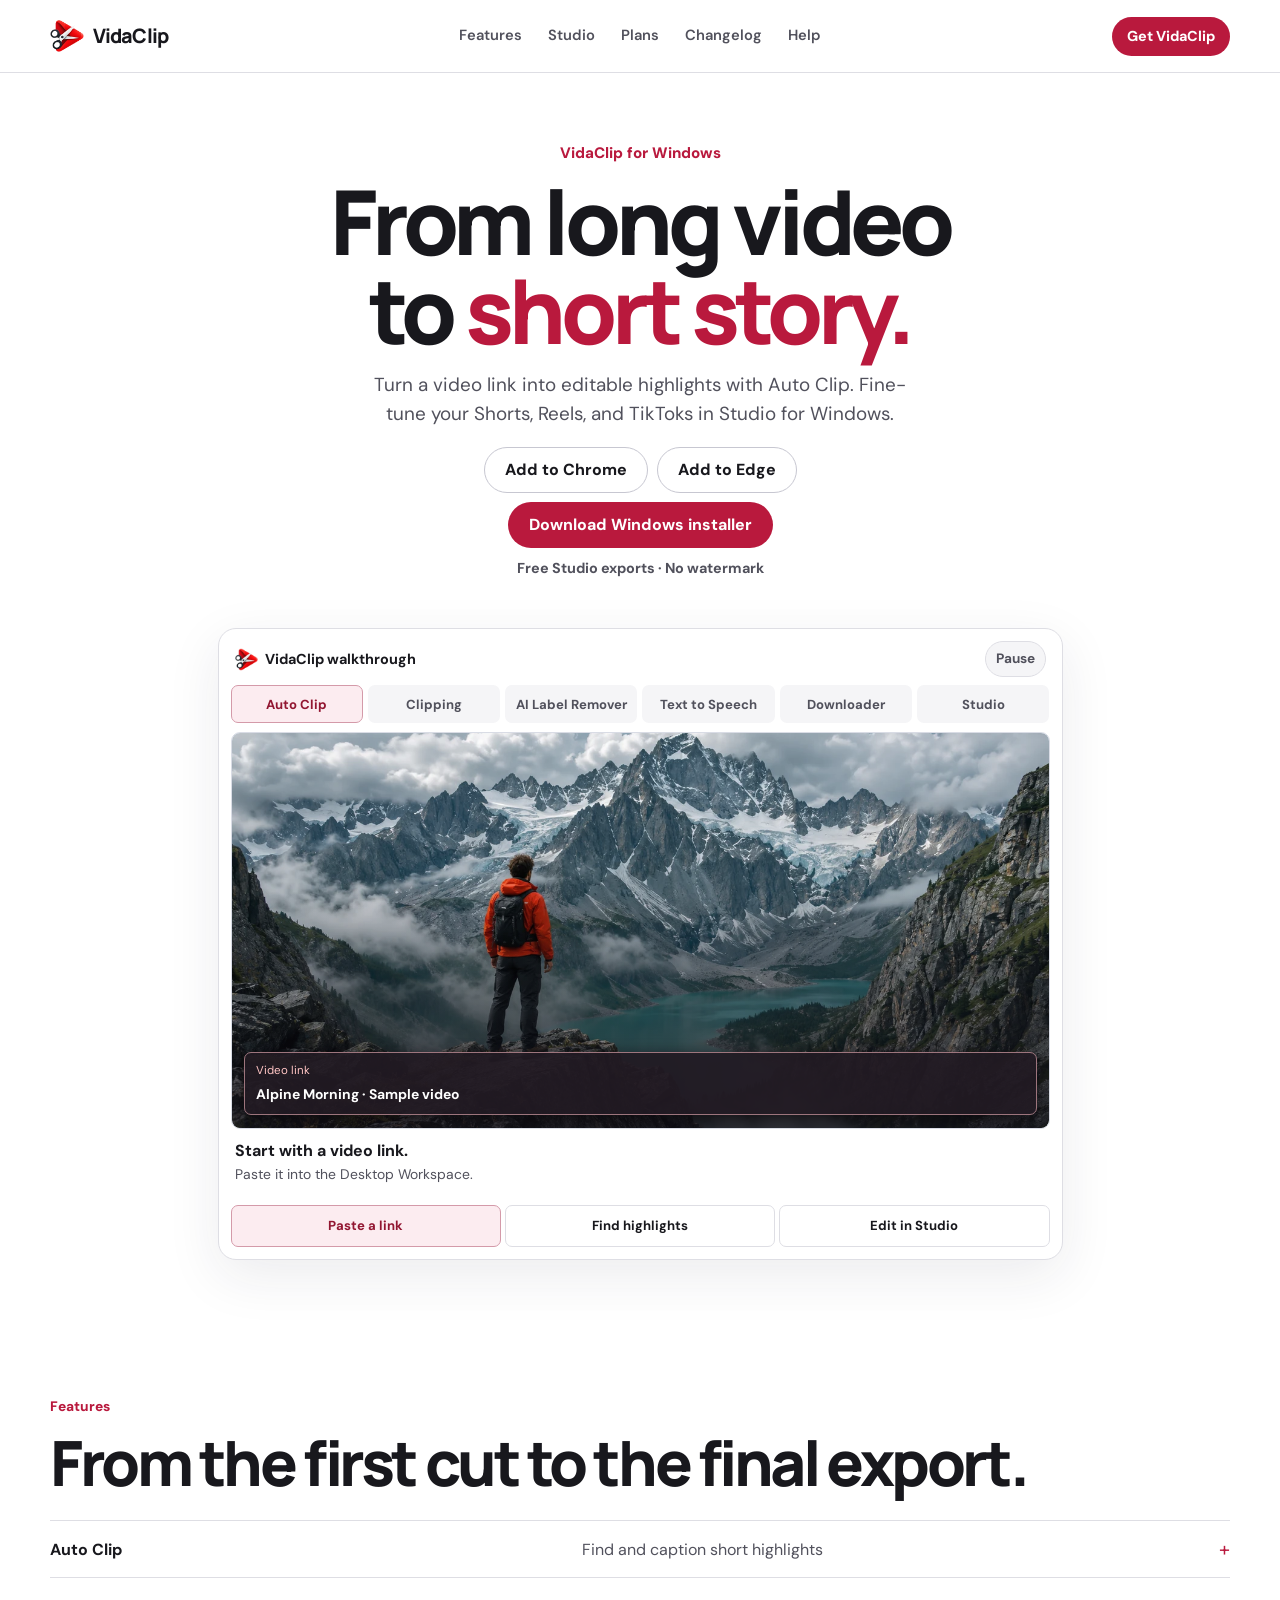
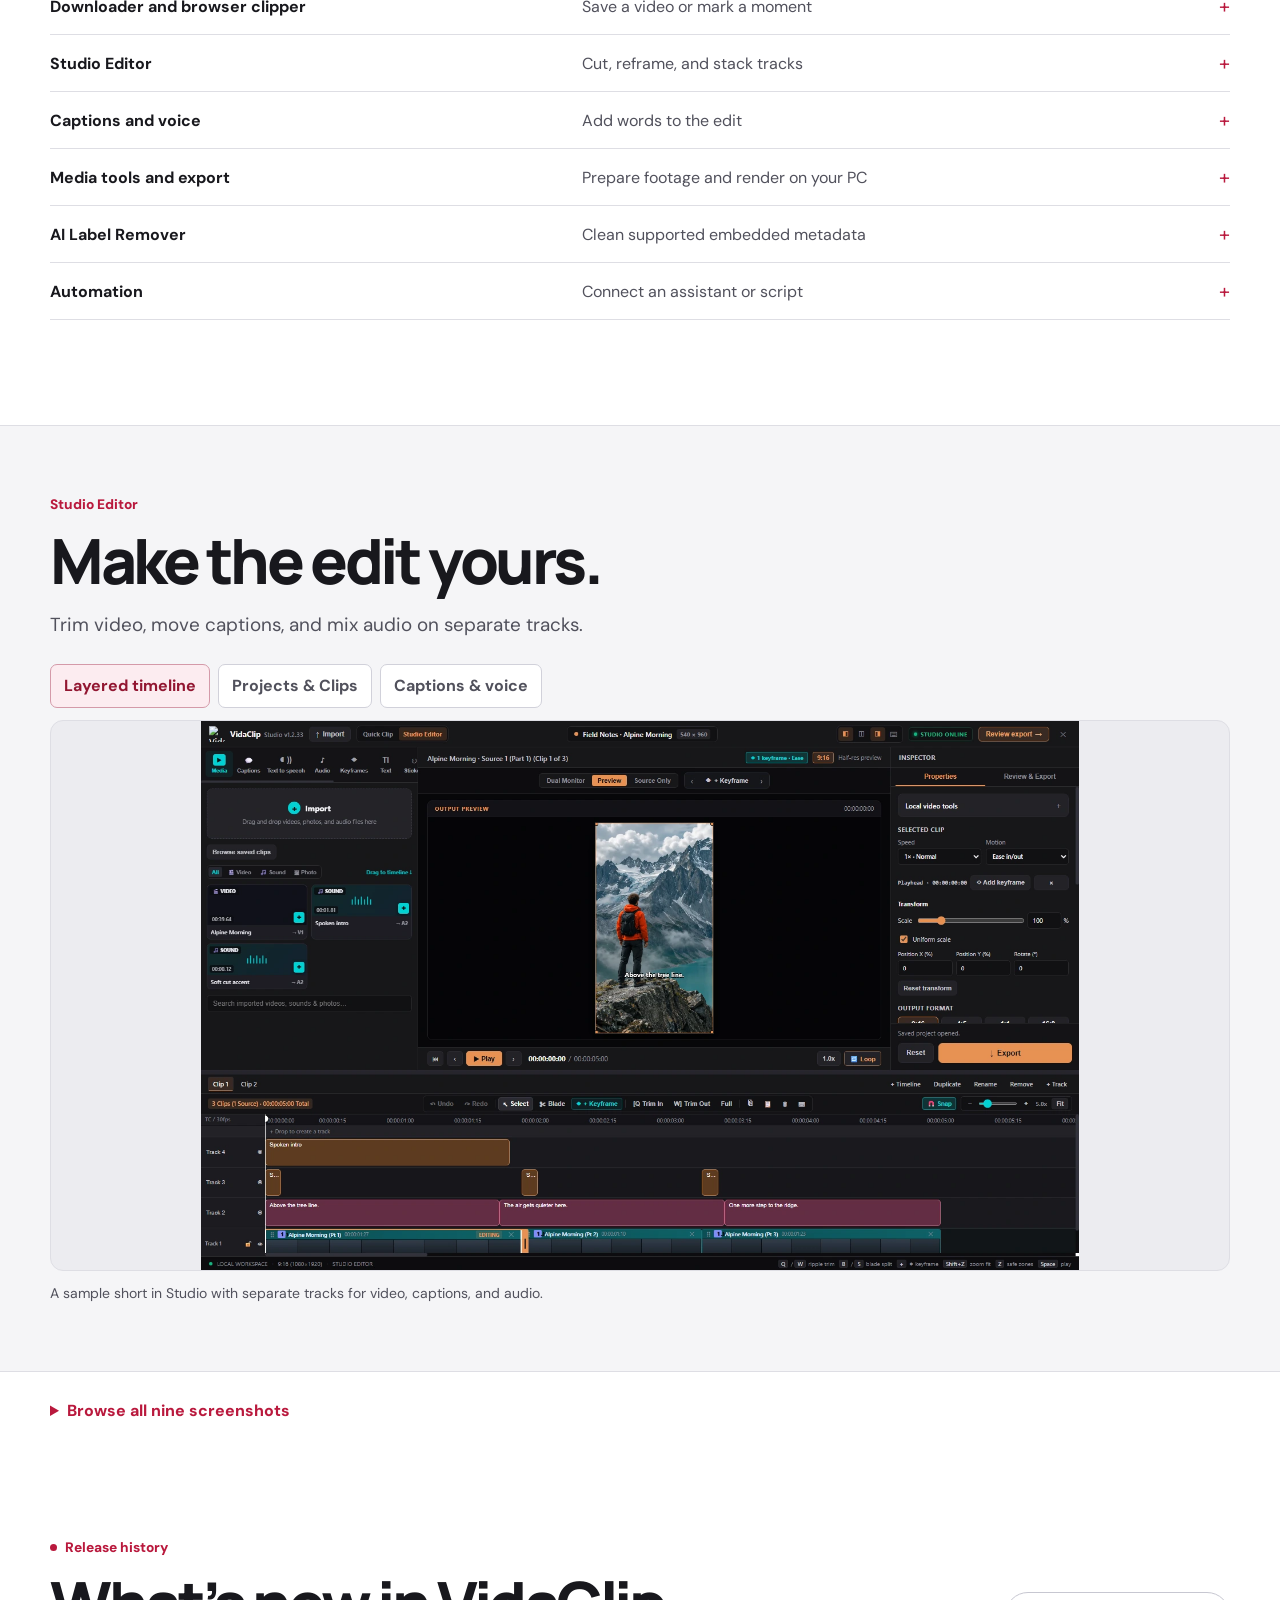
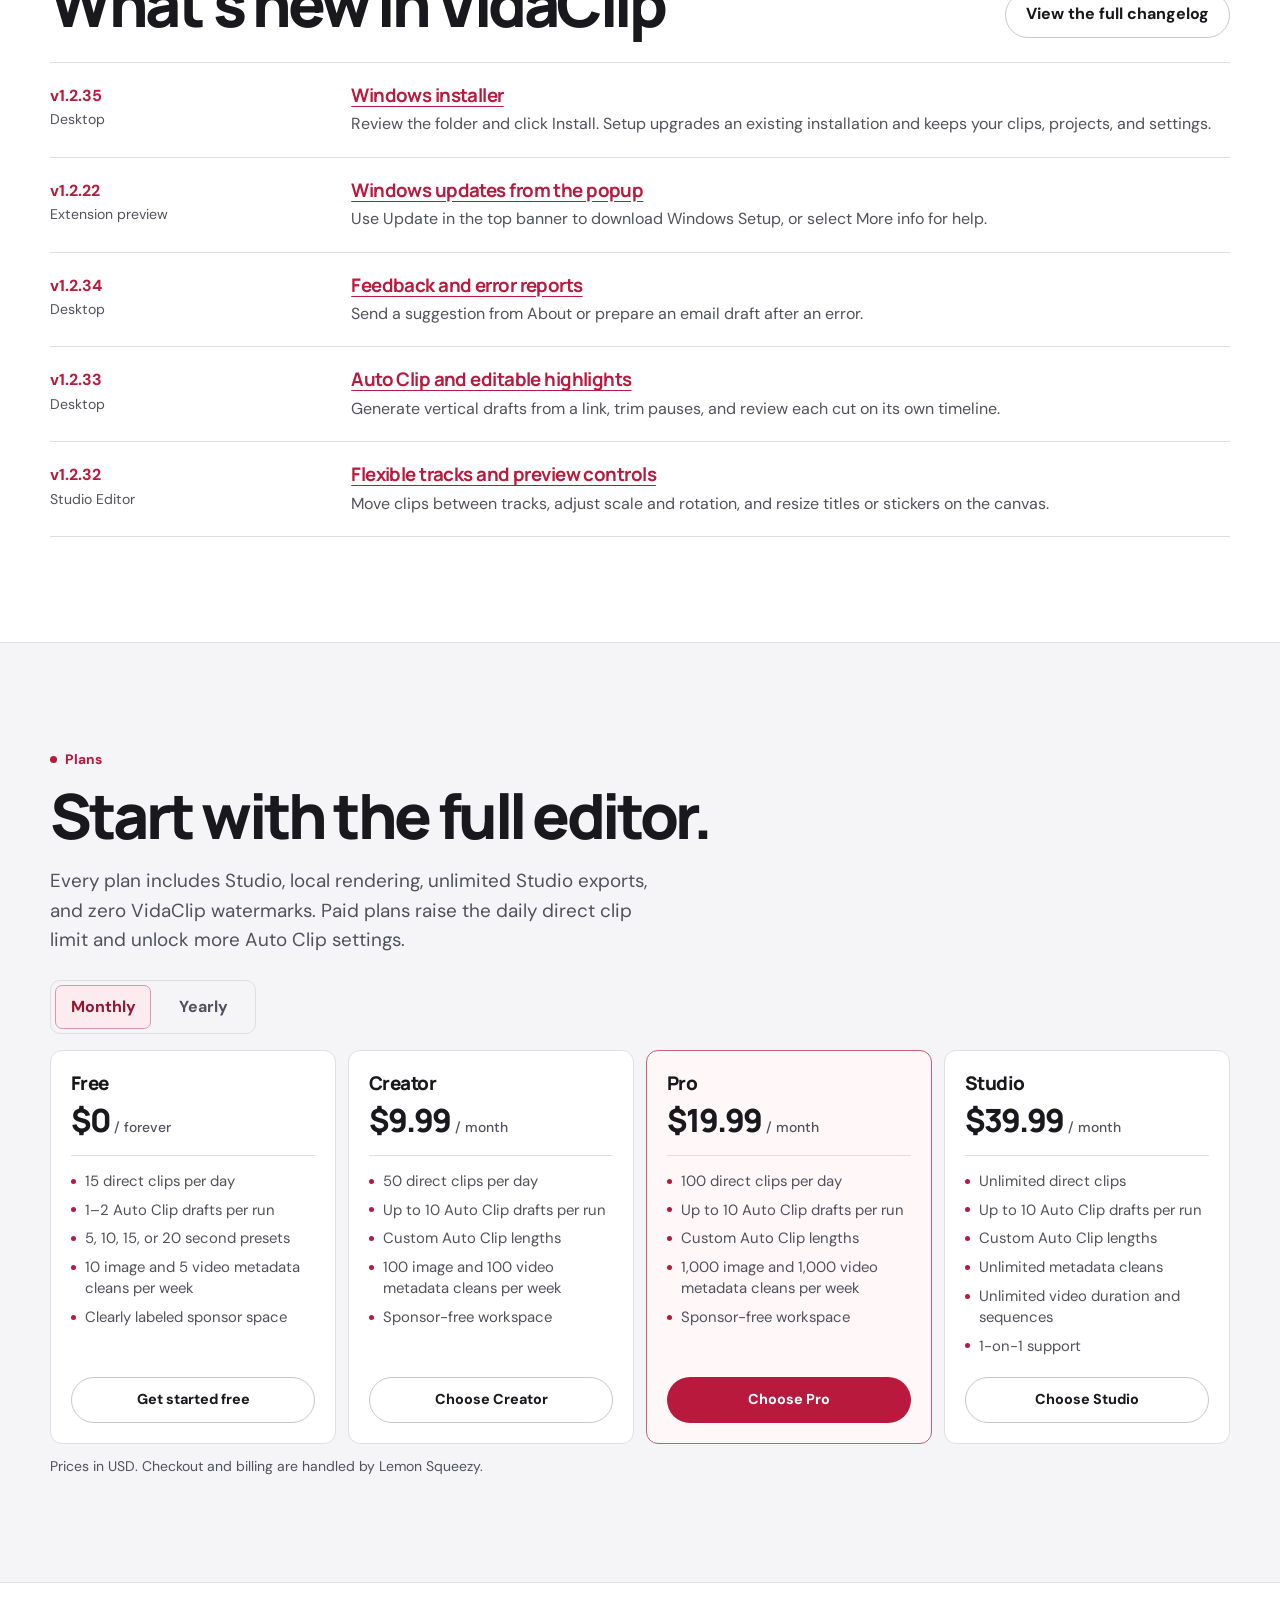
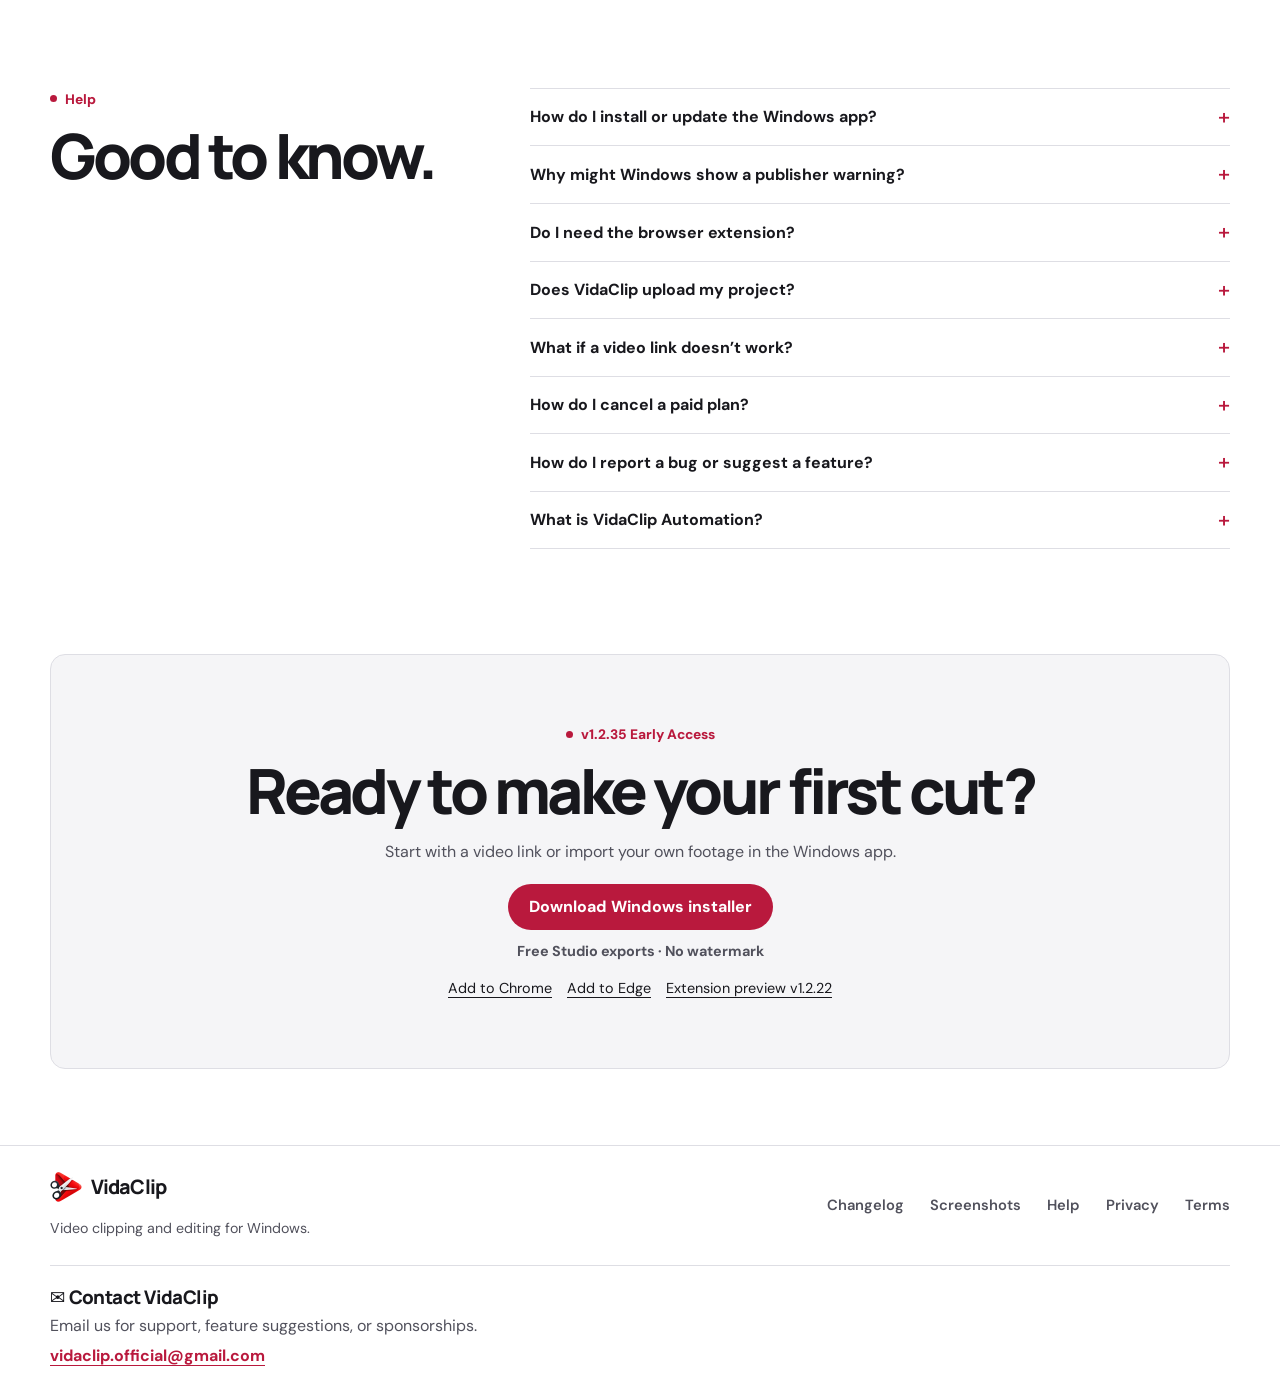
<file: index.html>
<!doctype html>
<html lang="en">
<head>
  <meta charset="utf-8">
  <meta name="viewport" content="width=device-width, initial-scale=1">
  <meta name="theme-color" content="#ffffff">
  <meta name="description" content="Turn a video into vertical highlights with VidaClip Auto Clip, then finish the edit on a layered timeline in Studio for Windows.">
  <meta property="og:title" content="VidaClip — From long video to short story">
  <meta property="og:description" content="Find highlights, cut the quiet, and make the edit yours. Auto Clip and Studio for Windows.">
  <meta property="og:type" content="website">
  <meta property="og:image" content="https://jamiidels.github.io/VidaClip-/assets/field-notes.webp">
  <title>VidaClip — From long video to short story</title>
  <link rel="icon" href="favicon.ico">
  <link rel="stylesheet" href="site.css">
  <link rel="preconnect" href="https://fonts.googleapis.com">
  <link rel="preconnect" href="https://fonts.gstatic.com" crossorigin>
  <link href="https://fonts.googleapis.com/css2?family=DM+Sans:wght@400;500;600;700&family=Manrope:wght@400;500;600;700;800&display=swap" rel="stylesheet">
  <script src="site.js" defer></script>
</head>
<body id="top">
  <a class="skip" href="#main">Skip to content</a>
  <header class="site-header">
    <div class="nav shell">
      <a class="brand" href="#top"><img src="assets/mark.webp" alt="" width="34" height="34">VidaClip</a>
      <nav aria-label="Main navigation">
        <a href="#features">Features</a>
        <a href="#showcase">Studio</a>
        <a href="#pricing">Plans</a>
        <a href="changelog.html">Changelog</a>
        <a href="#faq">Help</a>
      </nav>
      <a class="button primary nav-download" href="#download">Get VidaClip</a>
    </div>
  </header>
  <main id="main">
    <section class="hero shell" aria-labelledby="hero-heading">
      <div class="hero-copy">
        <p class="hero-label">VidaClip for Windows</p>
        <h1 id="hero-heading">From long video<br>to <em>short story.</em></h1>
        <p class="hero-intro">Turn a video link into editable highlights with Auto Clip. Fine-tune your Shorts, Reels, and TikToks in Studio for Windows.</p>
        <div class="hero-downloads">
          <div class="actions" role="group" aria-label="Browser extensions">
            <a class="button secondary" href="https://chromewebstore.google.com/detail/vidaclip-%E2%80%94-social-video-c/pajkhmldglleagkdgeogkcbgeonkhigo">Add to Chrome</a>
            <a class="button secondary" href="https://microsoftedge.microsoft.com/addons/detail/vidaclip-%E2%80%94-social-video-c/ooogedpnllkpbgdohjakigfajiohmdli">Add to Edge</a>
          </div>
          <a class="button primary" data-windows-download href="https://github.com/JamiiDels/VidaClip-/releases/download/v1.2.35/VidaClip-Setup-1.2.35.exe">Download Windows installer</a>
        </div>
        <p class="download-benefit">Free Studio exports · No watermark</p>
      </div>
      <div class="workflow-demo" data-workflow data-topic="autoClip" data-step="link">
        <div class="workflow-head">
          <span><img src="assets/mark.webp" width="23" height="23" alt=""> VidaClip walkthrough</span>
          <button class="workflow-toggle" type="button" data-demo-toggle hidden>Pause</button>
        </div>
        <div class="workflow-topics" role="group" aria-label="Choose a feature to preview" hidden>
          <button type="button" data-demo-topic="autoClip" aria-pressed="true">Auto Clip</button>
          <button type="button" data-demo-topic="clipper" aria-pressed="false">Clipping</button>
          <button type="button" data-demo-topic="cleanup" aria-pressed="false">AI Label Remover</button>
          <button type="button" data-demo-topic="speech" aria-pressed="false">Text to Speech</button>
          <button type="button" data-demo-topic="download" aria-pressed="false">Downloader</button>
          <button type="button" data-demo-topic="editor" aria-pressed="false">Studio</button>
        </div>
        <div class="workflow-stage">
          <div class="workflow-auto-scene" aria-hidden="true">
            <div class="workflow-frame">
              <img src="assets/field-notes.webp" alt="" width="1350" height="760" fetchpriority="high">
              <span class="workflow-frame-tag">9:16 · Vertical draft</span>
              <span class="workflow-caption">Above the tree line.</span>
            </div>
            <div class="workflow-link"><span>Video link</span><strong>Alpine Morning · Sample video</strong></div>
            <div class="workflow-clips"><span>Clip 1 <b>00:15</b></span><span>Clip 2 <b>00:10</b></span></div>
            <div class="workflow-timeline">
              <span>Captions <i></i></span>
              <span>Video <i></i></span>
              <span>Audio <i></i></span>
            </div>
          </div>
          <a class="workflow-shot-link" data-demo-shot data-screenshot-title="" hidden>
            <img class="workflow-shot" data-demo-image alt="">
          </a>
        </div>
        <div class="workflow-detail">
          <strong data-demo-heading>Start with a video link.</strong>
          <p data-demo-description>Paste it into the Desktop Workspace.</p>
        </div>
        <div class="workflow-choices" role="group" aria-label="Walkthrough steps" hidden>
          <button type="button" data-demo-step="link" aria-pressed="true">Paste a link</button>
          <button type="button" data-demo-step="clip" aria-pressed="false">Find highlights</button>
          <button type="button" data-demo-step="studio" aria-pressed="false">Edit in Studio</button>
        </div>
      </div>
    </section>

    <section class="section shell app-features" id="features">
      <p class="eyebrow">Features</p>
      <h2>From the first cut to the final export.</h2>
      <div class="feature-list" id="workspace">
        <details>
          <summary><strong>Auto Clip</strong><span>Find and caption short highlights</span></summary>
          <p>Paste an individual YouTube, Facebook, Instagram, or TikTok video link you have permission to use. Free makes up to two drafts at 5, 10, 15, or 20 seconds. Paid plans add custom lengths and up to ten drafts. Switch on captions, pause removal, a spoken intro, or sound effects.</p>
        </details>
        <details>
          <summary><strong>Downloader and browser clipper</strong><span>Save a video or mark a moment</span></summary>
          <p>Paste a link in Desktop and pick a quality, or mark the start and end while watching with the Chrome or Edge extension. Saved videos show up in your Clips library. The Activity Stream shows download progress and results.</p>
        </details>
        <details>
          <summary><strong>Studio Editor</strong><span>Cut, reframe, and stack tracks</span></summary>
          <p>Move split clips between tracks, animate position and scale with keyframes, and mix audio with waveform guides. Quick Clip includes split, stack, and picture-in-picture layouts with safe zones for Reels and Shorts. Start a new project or reopen a saved draft.</p>
        </details>
        <details>
          <summary><strong>Captions and voice</strong><span>Add words to the edit</span></summary>
          <p>Generate and style editable captions locally, import or export SRT, and create voiceovers. Position or resize titles and stickers directly on the preview.</p>
        </details>
        <details>
          <summary><strong>Media tools and export</strong><span>Prepare footage and render on your PC</span></summary>
          <p>Work with lighter proxy previews, then export from the original files without a VidaClip watermark. Use effects, transitions, speed ramps, freeze frames, reverse, stabilization, and denoising. Choose H.264, HEVC, or AV1.</p>
        </details>
        <details>
          <summary><strong>AI Label Remover</strong><span>Clean supported embedded metadata</span></summary>
          <p>Batch-clean supported metadata such as C2PA from images and videos. VidaClip keeps the original and saves a separate copy. See detected markers and results in the Activity Stream.</p>
        </details>
        <details>
          <summary><strong>Automation</strong><span>Connect an assistant or script</span></summary>
          <p>Connect an MCP client, use the command line, or call the local JSON-RPC interface to import media, edit timelines, generate captions or narration, and export.</p>
        </details>
      </div>
    </section>

    <section class="section studio-section" id="showcase">
      <div class="shell">
        <p class="eyebrow">Studio Editor</p>
        <h2>Make the edit yours.</h2>
        <p class="section-intro">Trim video, move captions, and mix audio on separate tracks.</p>
        <div class="studio-tour" data-studio-tour>
          <div class="tour-choices" role="group" aria-label="Studio feature previews">
            <button type="button" class="tour-button" data-preview="timeline" aria-pressed="true">Layered timeline</button>
            <button type="button" class="tour-button" data-preview="projects" aria-pressed="false">Projects &amp; Clips</button>
            <button type="button" class="tour-button" data-preview="speech" aria-pressed="false">Captions &amp; voice</button>
          </div>
          <figure class="feature-image tour-image" aria-live="polite">
            <a id="tour-link" data-screenshot-title="Layered timeline" href="assets/studio-timeline.webp" aria-label="Open the full Layered timeline screenshot"><img id="tour-photo" src="assets/studio-timeline.webp" alt="A sample hiking short open in Studio with a portrait preview above video, caption, and audio tracks" loading="lazy" width="1536" height="960"></a>
            <figcaption id="tour-caption">A sample short in Studio with separate tracks for video, captions, and audio.</figcaption>
          </figure>
        </div>
      </div>
    </section>

    <details class="shell gallery-section" id="screenshots">
      <summary>Browse all nine screenshots</summary>
      <section class="gallery-group" aria-labelledby="gallery-group-0">
        <h3 id="gallery-group-0">Browser extension</h3>
        <p class="gallery-note">Screenshots from the v1.2.19 preview. The v1.2.22 preview includes manual clipping, Auto Clip, and a Windows update banner. The full-video downloader and AI Label Remover are available in Desktop.</p>
        <div class="gallery-grid">
          <figure>
            <a class="gallery-card" href="assets/screenshots/01-floating-clipper.webp">
              <img src="assets/screenshots/01-floating-clipper.webp" width="1280" height="800" loading="lazy" alt="Mark the start and end while watching a video.">
              <span>Floating Clipper</span>
            </a>
          </figure>
          <figure>
            <a class="gallery-card" href="assets/screenshots/02-link-downloader.webp">
              <img src="assets/screenshots/02-link-downloader.webp" width="1280" height="800" loading="lazy" alt="Paste a video link, choose the quality, and send it to Desktop.">
              <span>Instant Link Downloader</span>
            </a>
          </figure>
          <figure>
            <a class="gallery-card" href="assets/screenshots/03-ai-label-remover.webp">
              <img src="assets/screenshots/03-ai-label-remover.webp" width="1280" height="800" loading="lazy" alt="Send photos or videos to Desktop for local metadata cleanup.">
              <span>AI Label Remover</span>
            </a>
          </figure>
        </div>
      </section>
      <section class="gallery-group" aria-labelledby="gallery-group-1">
        <h3 id="gallery-group-1">Desktop</h3>
        <div class="gallery-grid">
          <figure>
            <a class="gallery-card" href="assets/screenshots/04-workspace.webp">
              <img src="assets/screenshots/04-workspace.webp" width="1280" height="800" loading="lazy" alt="Import media, download by link, or track jobs from one place.">
              <span>Workspace and Activity Stream</span>
            </a>
          </figure>
          <figure>
            <a class="gallery-card" href="assets/screenshots/05-auto-clip.webp">
              <img src="assets/screenshots/05-auto-clip.webp" width="1280" height="800" loading="lazy" alt="Choose the length and count, then add captions or trim long pauses.">
              <span>Auto Clip</span>
            </a>
          </figure>
        </div>
      </section>
      <section class="gallery-group" aria-labelledby="gallery-group-2">
        <h3 id="gallery-group-2">Studio Editor</h3>
        <div class="gallery-grid">
          <figure>
            <a class="gallery-card" href="assets/screenshots/06-flexible-timeline.webp">
              <img src="assets/screenshots/06-flexible-timeline.webp" width="1280" height="800" loading="lazy" alt="Split clips, move them between tracks, and layer video, captions, and audio.">
              <span>Flexible timeline</span>
            </a>
          </figure>
          <figure>
            <a class="gallery-card" href="assets/screenshots/07-quick-clip-layouts.webp">
              <img src="assets/screenshots/07-quick-clip-layouts.webp" width="1280" height="800" loading="lazy" alt="Reframe source regions with split layouts or picture-in-picture.">
              <span>Quick Clip layouts</span>
            </a>
          </figure>
          <figure>
            <a class="gallery-card" href="assets/screenshots/08-captions-and-voice.webp">
              <img src="assets/screenshots/08-captions-and-voice.webp" width="1280" height="800" loading="lazy" alt="Generate editable captions and add narration locally.">
              <span>Captions and voice</span>
            </a>
          </figure>
          <figure>
            <a class="gallery-card" href="assets/screenshots/09-preview-and-export.webp">
              <img src="assets/screenshots/09-preview-and-export.webp" width="1280" height="800" loading="lazy" alt="Edit with lighter previews and render using the original footage.">
              <span>Preview and export</span>
            </a>
          </figure>
        </div>
      </section>
    </details>
    <dialog class="gallery-dialog" id="gallery-viewer" aria-labelledby="gallery-title">
        <div class="gallery-dialog-head">
          <h3 id="gallery-title"></h3>
          <button type="button" data-gallery-close autofocus>Close</button>
        </div>
        <img id="gallery-full" width="1280" height="800" alt="">
        <div class="gallery-dialog-nav" hidden>
          <button type="button" data-gallery-prev>Previous</button>
          <span id="gallery-count" aria-live="polite"></span>
          <button type="button" data-gallery-next>Next</button>
        </div>
      </dialog>

    <section class="section shell" id="updates">
      <div class="updates-head">
        <div><p class="eyebrow"><span></span> Release history</p><h2>What’s new in VidaClip</h2></div>
        <a class="button secondary" href="changelog.html">View the full changelog</a>
      </div>
      <div class="update-stack">
        <article><div class="update-label"><strong>v1.2.35</strong><span>Desktop</span></div><div><h3><a class="text-link" href="changelog.html#v1.2.35">Windows installer</a></h3><p>Review the folder and click Install. Setup upgrades an existing installation and keeps your clips, projects, and settings.</p></div></article>
        <article><div class="update-label"><strong>v1.2.22</strong><span>Extension preview</span></div><div><h3><a class="text-link" href="changelog.html#extension-v1.2.22">Windows updates from the popup</a></h3><p>Use Update in the top banner to download Windows Setup, or select More info for help.</p></div></article>
        <article id="feedback-preview"><div class="update-label"><strong>v1.2.34</strong><span>Desktop</span></div><div><h3><a class="text-link" href="changelog.html#v1.2.34">Feedback and error reports</a></h3><p>Send a suggestion from About or prepare an email draft after an error.</p></div></article>
        <article><div class="update-label"><strong>v1.2.33</strong><span>Desktop</span></div><div><h3><a class="text-link" href="changelog.html#v1.2.33">Auto Clip and editable highlights</a></h3><p>Generate vertical drafts from a link, trim pauses, and review each cut on its own timeline.</p></div></article>
        <article><div class="update-label"><strong>v1.2.32</strong><span>Studio Editor</span></div><div><h3><a class="text-link" href="changelog.html#v1.2.32">Flexible tracks and preview controls</a></h3><p>Move clips between tracks, adjust scale and rotation, and resize titles or stickers on the canvas.</p></div></article>
      </div>
    </section>

    <section class="section pricing-section" id="pricing">
      <div class="shell">
        <p class="eyebrow"><span></span> Plans</p>
        <h2>Start with the full editor.</h2>
        <p class="section-intro">Every plan includes Studio, local rendering, unlimited Studio exports, and zero VidaClip watermarks. Paid plans raise the daily direct clip limit and unlock more Auto Clip settings.</p>
        <div class="billing" role="group" aria-label="Billing period">
          <button type="button" data-billing="monthly" aria-pressed="true">Monthly</button>
          <button type="button" data-billing="annual" aria-pressed="false">Yearly</button>
        </div>
        <div class="plans">
          <article class="plan" id="plan-free">
            <h3>Free</h3><p class="price">$0 <span>/ forever</span></p>
            <ul><li>15 direct clips per day</li><li>1–2 Auto Clip drafts per run</li><li>5, 10, 15, or 20 second presets</li><li>10 image and 5 video metadata cleans per week</li><li>Clearly labeled sponsor space</li></ul>
            <a class="button secondary" href="#download">Get started free</a>
          </article>
          <article class="plan" id="plan-creator" data-year="79" data-month="9.99" data-year-link="https://vidaclip.lemonsqueezy.com/checkout/buy/57e66a32-1e1f-4d44-8f50-36d3605712b2">
            <h3>Creator</h3><p class="price"><span class="price-amount">$9.99</span> <span class="price-period">/ month</span></p>
            <ul><li>50 direct clips per day</li><li>Up to 10 Auto Clip drafts per run</li><li>Custom Auto Clip lengths</li><li>100 image and 100 video metadata cleans per week</li><li>Sponsor-free workspace</li></ul>
            <a class="button secondary checkout" href="https://vidaclip.lemonsqueezy.com/checkout/buy/e017e628-11b6-482e-a86c-69cf3463c09b">Choose Creator</a>
          </article>
          <article class="plan pro" id="plan-pro" data-year="159" data-month="19.99" data-year-link="https://vidaclip.lemonsqueezy.com/checkout/buy/f8805ab3-54a4-4d1a-8274-bc83c14f631d">
            <h3>Pro</h3><p class="price"><span class="price-amount">$19.99</span> <span class="price-period">/ month</span></p>
            <ul><li>100 direct clips per day</li><li>Up to 10 Auto Clip drafts per run</li><li>Custom Auto Clip lengths</li><li>1,000 image and 1,000 video metadata cleans per week</li><li>Sponsor-free workspace</li></ul>
            <a class="button primary checkout" href="https://vidaclip.lemonsqueezy.com/checkout/buy/8fcaea3a-e8cb-41ad-8b43-da98732f9e59">Choose Pro</a>
          </article>
          <article class="plan" id="plan-studio" data-year="319" data-month="39.99" data-year-link="https://vidaclip.lemonsqueezy.com/checkout/buy/fb994be2-5c6f-4d43-911c-b396c97f2240">
            <h3>Studio</h3><p class="price"><span class="price-amount">$39.99</span> <span class="price-period">/ month</span></p>
            <ul><li>Unlimited direct clips</li><li>Up to 10 Auto Clip drafts per run</li><li>Custom Auto Clip lengths</li><li>Unlimited metadata cleans</li><li>Unlimited video duration and sequences</li><li>1-on-1 support</li></ul>
            <a class="button secondary checkout" href="https://vidaclip.lemonsqueezy.com/checkout/buy/a62be072-8ce2-4de1-ac28-ca9510127ce2">Choose Studio</a>
          </article>
        </div>
        <p class="section-note">Prices in USD. Checkout and billing are handled by Lemon Squeezy.</p>
      </div>
    </section>

    <section class="section shell faq-section" id="faq">
      <div><p class="eyebrow"><span></span> Help</p><h2>Good to know.</h2></div>
      <div class="faq-list">
        <details><summary>How do I install or update the Windows app?</summary><p>Download Windows Setup, open it from your browser’s downloads, and click <strong>Install</strong> after reviewing the destination folder. Setup uses the existing folder for upgrades and keeps your clips, projects, and settings. If you use a portable copy, close it before running Setup for the first time.</p><p>Check for updates in <strong>Plans</strong> in Desktop or use the top banner in the v1.2.22 extension preview when a new Windows installer is available.</p></details>
        <details><summary>Why might Windows show a publisher warning?</summary><p>The Early Access installer is unsigned, so Windows SmartScreen may ask you to verify the download. Get Setup from the VidaClip download button on this page.</p></details>
        <details><summary>Do I need the browser extension?</summary><p>You can paste links into Desktop or import local media without the extension. The browser extension is for marking clip start and end times as you watch videos in your browser.</p></details>
        <details><summary>Does VidaClip upload my project?</summary><p>Studio editing, rendering, and transcription run on your PC. Fetching linked videos, downloading models or updates, and activating a paid license require an internet connection.</p></details>
        <details><summary>What if a video link doesn’t work?</summary><p>Use an individual video link that you have permission to clip. Availability varies by platform and video. You can also import a local copy you’re allowed to edit.</p></details>
        <details><summary>How do I cancel a paid plan?</summary><p>Open the Lemon Squeezy billing portal from your purchase email to manage or cancel your subscription.</p></details>
        <details><summary>How do I report a bug or suggest a feature?</summary><p>Starting with Desktop v1.2.34, open <strong>About → Send feedback</strong> or choose <strong>Report this error</strong> after a failed Workspace job or Studio export. Review the draft in your email app before sending it. You can also <a class="text-link" href="mailto:vidaclip.official@gmail.com">email VidaClip support</a>.</p></details>
        <details><summary>What is VidaClip Automation?</summary><p>It lets a connected assistant or script work on your Studio project. In Desktop, open <strong>Studio Editor → Automation → Copy MCP config</strong>. Regular editing and Auto Clip run from the main Desktop app.</p></details>
      </div>
    </section>

    <section class="download-section shell" id="download">
      <div class="download-card">
        <p class="eyebrow"><span></span> <span data-windows-version>v1.2.35 Early Access</span></p>
        <h2>Ready to make your first cut?</h2>
        <p>Start with a video link or import your own footage in the Windows app.</p>
        <div class="extension-downloads">
          <a class="button primary" data-windows-download href="https://github.com/JamiiDels/VidaClip-/releases/download/v1.2.35/VidaClip-Setup-1.2.35.exe">Download Windows installer</a>
          <p class="download-benefit">Free Studio exports · No watermark</p>
          <div class="hero-browser" role="group" aria-label="Companion browser extensions">
            <a href="https://chromewebstore.google.com/detail/vidaclip-%E2%80%94-social-video-c/pajkhmldglleagkdgeogkcbgeonkhigo">Add to Chrome</a>
            <a href="https://microsoftedge.microsoft.com/addons/detail/vidaclip-%E2%80%94-social-video-c/ooogedpnllkpbgdohjakigfajiohmdli">Add to Edge</a>
            <a href="https://github.com/JamiiDels/VidaClip-/releases/tag/extension-v1.2.22">Extension preview v1.2.22</a>
          </div>
        </div>
      </div>
    </section>
  </main>
  <footer id="about">
    <div class="shell footer-row">
      <div><a class="brand" href="#top"><img src="assets/mark.webp" alt="" width="32" height="32">VidaClip</a><p>Video clipping and editing for Windows.</p></div>
      <nav aria-label="Footer navigation"><a href="changelog.html">Changelog</a><a href="#screenshots">Screenshots</a><a href="#faq">Help</a><a href="legal.html#privacy">Privacy</a><a href="legal.html#terms">Terms</a></nav>
    </div>
    <div class="shell footer-contact">
      <h3><span aria-hidden="true">✉️</span> Contact VidaClip</h3>
      <p>Email us for support, feature suggestions, or sponsorships.</p>
      <a class="text-link" href="mailto:vidaclip.official@gmail.com">vidaclip.official@gmail.com</a>
    </div>
  </footer>
</body>
</html>
</file>
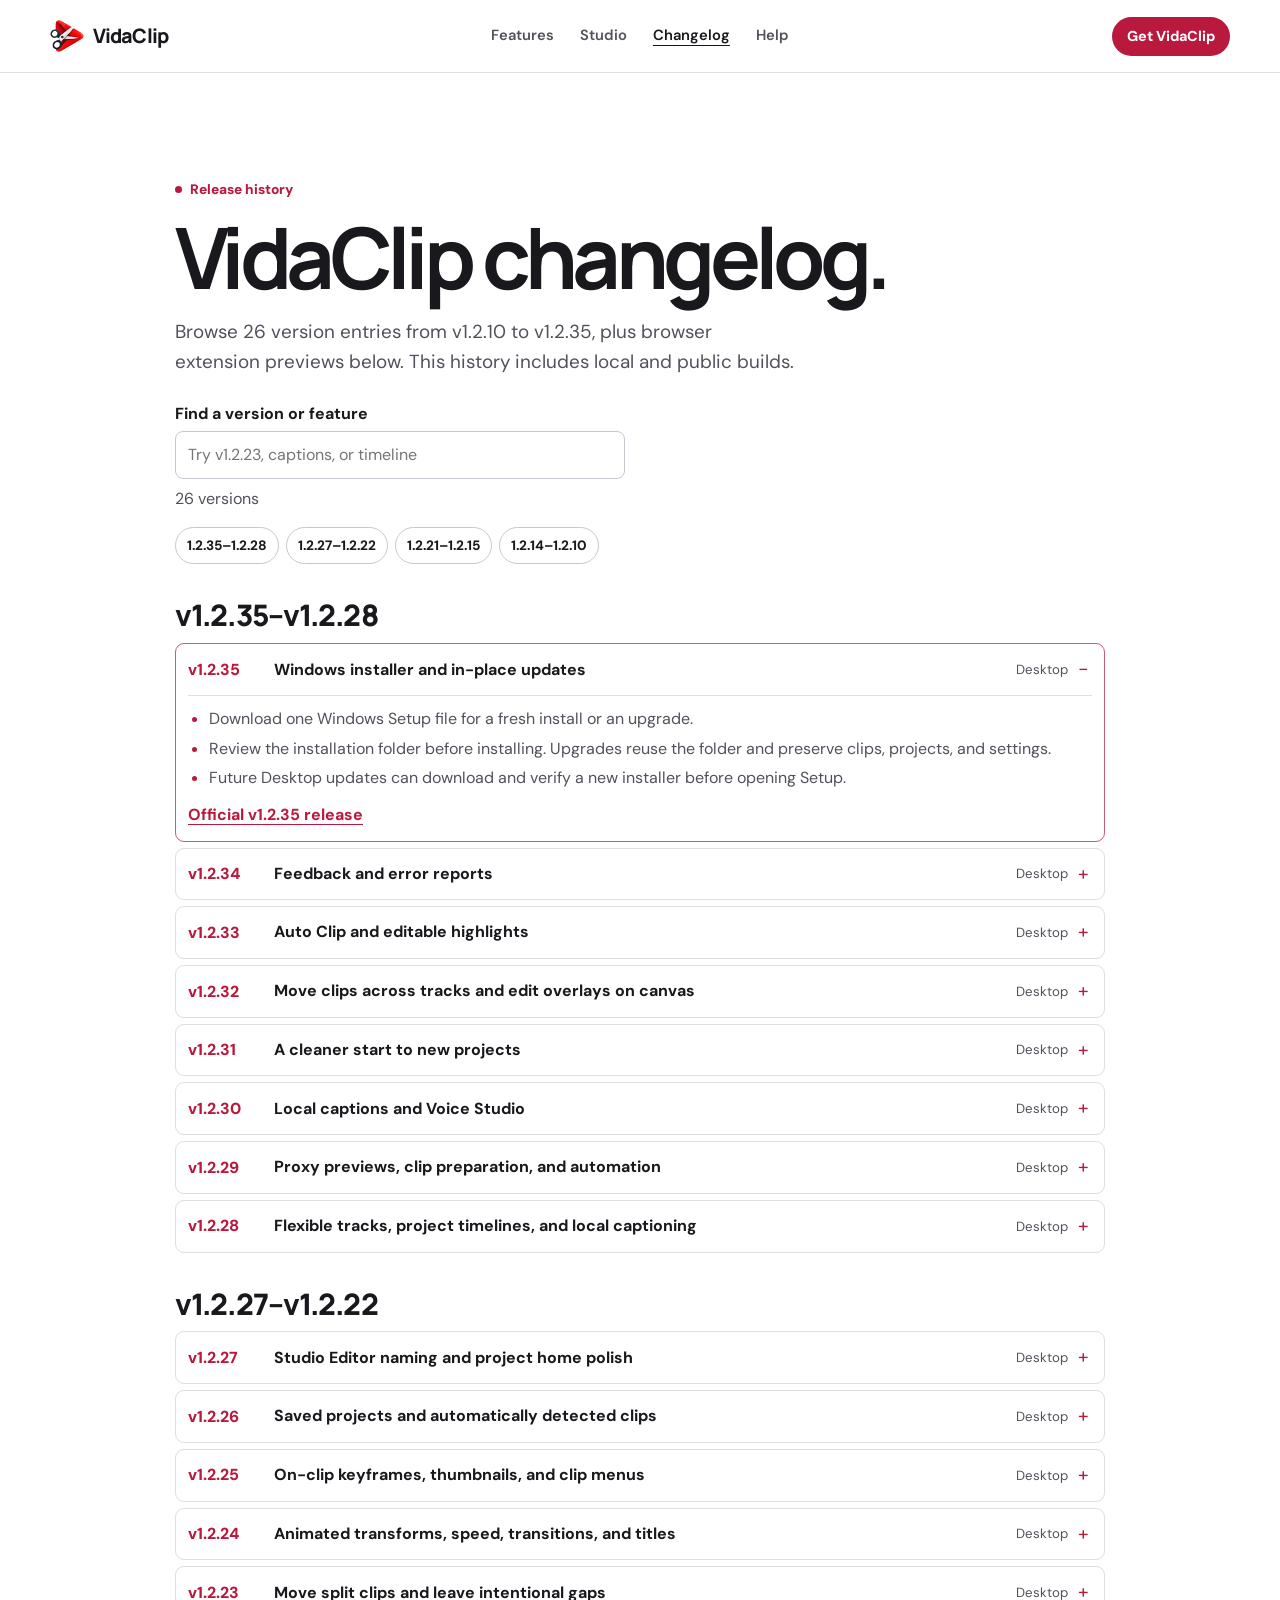
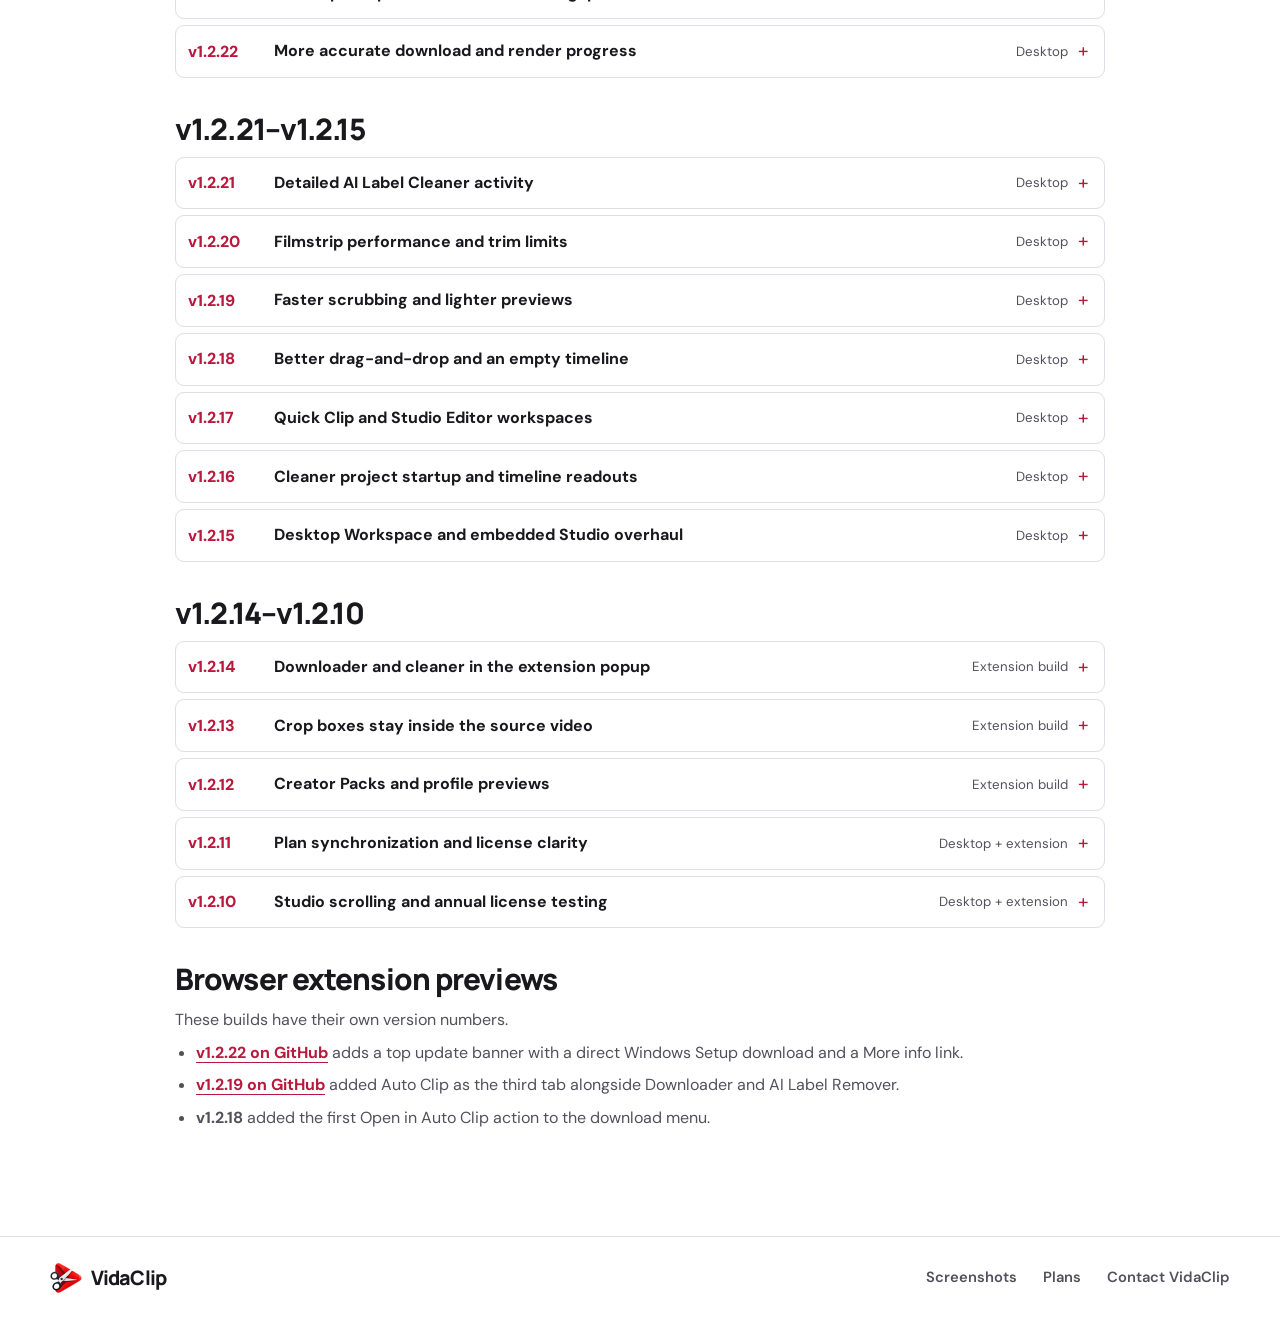
<file: changelog.html>
<!doctype html>
<html lang="en">
<head>
  <meta charset="utf-8">
  <meta name="viewport" content="width=device-width, initial-scale=1">
  <meta name="theme-color" content="#ffffff">
  <meta name="description" content="VidaClip release history from v1.2.10 through v1.2.35, including Windows Setup and browser extension previews.">
  <title>Changelog — VidaClip</title>
  <link rel="icon" href="favicon.ico">
  <link rel="stylesheet" href="site.css">
  <link rel="preconnect" href="https://fonts.googleapis.com">
  <link rel="preconnect" href="https://fonts.gstatic.com" crossorigin>
  <link href="https://fonts.googleapis.com/css2?family=DM+Sans:wght@400;500;600;700&family=Manrope:wght@400;500;600;700;800&display=swap" rel="stylesheet">
  <script src="site.js" defer></script>
</head>
<body>
  <a class="skip" href="#main">Skip to content</a>
  <header class="site-header">
    <div class="nav shell">
      <a class="brand" href="index.html"><img src="assets/mark.webp" alt="" width="34" height="34">VidaClip</a>
      <nav aria-label="Main navigation">
        <a href="index.html#features">Features</a>
        <a href="index.html#showcase">Studio</a>
        <a href="changelog.html" aria-current="page">Changelog</a>
        <a href="index.html#faq">Help</a>
      </nav>
      <a class="button primary nav-download" href="index.html#download">Get VidaClip</a>
    </div>
  </header>
  <main class="section shell changelog-page" id="main">
    <p class="eyebrow"><span></span> Release history</p>
    <h1>VidaClip changelog.</h1>
    <p class="section-intro">Browse 26 version entries from v1.2.10 to v1.2.35, plus browser extension previews below. This history includes local and public builds.</p>
    <div class="release-search">
      <label for="release-query">Find a version or feature</label>
      <input type="search" id="release-query" placeholder="Try v1.2.23, captions, or timeline">
      <p id="release-results" role="status">26 versions</p>
    </div>
    <nav class="release-jumps" aria-label="Jump to a version range">
      <a class="button secondary" href="#versions-34-28">1.2.35–1.2.28</a>
      <a class="button secondary" href="#versions-27-22">1.2.27–1.2.22</a>
      <a class="button secondary" href="#versions-21-15">1.2.21–1.2.15</a>
      <a class="button secondary" href="#versions-14-10">1.2.14–1.2.10</a>
    </nav>
    <section class="release-range" id="versions-34-28" aria-labelledby="heading-34-28">
      <h2 id="heading-34-28">v1.2.35–v1.2.28</h2>
      <details class="release-entry" id="v1.2.35" open>
        <summary><span class="release-version">v1.2.35</span><span class="release-entry-title">Windows installer and in-place updates</span><span class="release-product">Desktop</span></summary>
        <div class="release-entry-body">
          <ul>
            <li>Download one Windows Setup file for a fresh install or an upgrade.</li>
            <li>Review the installation folder before installing. Upgrades reuse the folder and preserve clips, projects, and settings.</li>
            <li>Future Desktop updates can download and verify a new installer before opening Setup.</li>
          </ul>
          <a class="text-link" href="https://github.com/JamiiDels/VidaClip-/releases/tag/v1.2.35">Official v1.2.35 release</a>
        </div>
      </details>
      <details class="release-entry" id="v1.2.34">
        <summary><span class="release-version">v1.2.34</span><span class="release-entry-title">Feedback and error reports</span><span class="release-product">Desktop</span></summary>
        <div class="release-entry-body">
          <ul>
            <li>Added Send feedback under About for suggestions, bug reports, and general feedback.</li>
            <li>Added Report this error after failed Workspace jobs and Studio exports.</li>
            <li>Review an email draft or copy it. Report drafts include the app version, operation, and error code.</li>
          </ul>
          <a class="text-link" href="https://github.com/JamiiDels/VidaClip-/releases/tag/v1.2.34">Official v1.2.34 release</a>
        </div>
      </details>
      <details class="release-entry" id="v1.2.33">
        <summary><span class="release-version">v1.2.33</span><span class="release-entry-title">Auto Clip and editable highlights</span><span class="release-product">Desktop</span></summary>
        <div class="release-entry-body">
          <ul>
            <li>Added Auto Clip to the Desktop Workspace for individual YouTube, Facebook, Instagram, and TikTok links.</li>
            <li>Choose 5, 10, 15, or 20 seconds. Free supports 1–2 drafts per run. Creator, Pro, and Studio support up to 10 and custom lengths.</li>
            <li>Optionally cut long pauses, generate captions, add a spoken intro, or add sound effects. Each draft opens on its own Studio timeline.</li>
            <li>Added progress and cancellation, a browser-to-Desktop handoff, and audio ducking under spoken intros.</li>
          </ul>
          <a class="text-link" href="https://github.com/JamiiDels/VidaClip-/releases/tag/v1.2.33">Official v1.2.33 release</a>
        </div>
      </details>
      <details class="release-entry" id="v1.2.32">
        <summary><span class="release-version">v1.2.32</span><span class="release-entry-title">Move clips across tracks and edit overlays on canvas</span><span class="release-product">Desktop</span></summary>
        <div class="release-entry-body">
          <ul>
            <li>Drag video between the main track and upper tracks, or drag upward to create a new track.</li>
            <li>Restored the source-audio lane with a waveform and volume controls.</li>
            <li>Added a scale slider, separate X/Y scale, rotation, and direct move and resize handles for text and stickers.</li>
            <li>Added a Speech tab and a title menu action to use selected text as a voiceover.</li>
          </ul>
        </div>
      </details>
      <details class="release-entry" id="v1.2.31">
        <summary><span class="release-version">v1.2.31</span><span class="release-entry-title">A cleaner start to new projects</span><span class="release-product">Desktop</span></summary>
        <div class="release-entry-body">
          <ul>
            <li>Replaced the system naming prompt with a VidaClip project dialog.</li>
            <li>New projects open with a clean Media Bin. Saved downloads are available through Browse saved clips.</li>
            <li>Choose whether a saved clip goes into the Media Bin or directly on the timeline.</li>
          </ul>
        </div>
      </details>
      <details class="release-entry" id="v1.2.30">
        <summary><span class="release-version">v1.2.30</span><span class="release-entry-title">Local captions and Voice Studio</span><span class="release-product">Desktop</span></summary>
        <div class="release-entry-body">
          <ul>
            <li>Added caption model and language choices, line-length controls, and caption timing, styling, and cue editing.</li>
            <li>Import and export SRT or build timed cues from a script.</li>
            <li>Added Windows and local English neural voices, narration preview, voice profiles from recordings, and placement on selected tracks.</li>
          </ul>
        </div>
      </details>
      <details class="release-entry" id="v1.2.29">
        <summary><span class="release-version">v1.2.29</span><span class="release-entry-title">Proxy previews, clip preparation, and automation</span><span class="release-product">Desktop</span></summary>
        <div class="release-entry-body">
          <ul>
            <li>Added smaller proxy previews for editing while keeping original media available for export.</li>
            <li>Added local speed ramps, freeze, reverse, stabilization, enhancement, denoising, and basic text-to-speech.</li>
            <li>Added the Automation setup and Copy MCP config. Project saves are coordinated with automation edits.</li>
          </ul>
        </div>
      </details>
      <details class="release-entry" id="v1.2.28">
        <summary><span class="release-version">v1.2.28</span><span class="release-entry-title">Flexible tracks, project timelines, and local captioning</span><span class="release-product">Desktop</span></summary>
        <div class="release-entry-body">
          <ul>
            <li>Added general-purpose tracks that can hold video, captions, and audio, with visibility and mute controls.</li>
            <li>Create, duplicate, rename, and remove timelines in one project.</li>
            <li>Added local auto-caption generation and editable caption blocks.</li>
            <li>Added scrollable Inspector and export panels, animated render progress, and output controls for resolution, frame rate, H.264, HEVC, AV1, and encoders.</li>
          </ul>
        </div>
      </details>
    </section>
    <section class="release-range" id="versions-27-22" aria-labelledby="heading-27-22">
      <h2 id="heading-27-22">v1.2.27–v1.2.22</h2>
      <details class="release-entry" id="v1.2.27">
        <summary><span class="release-version">v1.2.27</span><span class="release-entry-title">Studio Editor naming and project home polish</span><span class="release-product">Desktop</span></summary>
        <div class="release-entry-body">
          <ul>
            <li>Renamed the main Projects destination to Studio Editor.</li>
            <li>Made the red Create project action easier to spot on the project home.</li>
          </ul>
        </div>
      </details>
      <details class="release-entry" id="v1.2.26">
        <summary><span class="release-version">v1.2.26</span><span class="release-entry-title">Saved projects and automatically detected clips</span><span class="release-product">Desktop</span></summary>
        <div class="release-entry-body">
          <ul>
            <li>Added a project home with Create project, Saved projects, Resume previous draft, and Clips.</li>
            <li>Pick up finished downloads automatically from your VidaClip Clips folder.</li>
            <li>Save project drafts separately and reopen them with their media and timeline settings. Project cards include cover previews.</li>
          </ul>
        </div>
      </details>
      <details class="release-entry" id="v1.2.25">
        <summary><span class="release-version">v1.2.25</span><span class="release-entry-title">On-clip keyframes, thumbnails, and clip menus</span><span class="release-product">Desktop</span></summary>
        <div class="release-entry-body">
          <ul>
            <li>Added timeline keyframe diamonds that can be selected and retimed on the clip.</li>
            <li>Added playhead-based position and scale controls to the Inspector.</li>
            <li>Added video thumbnails to the Media Bin and right-click clip controls for editing and transforms.</li>
          </ul>
        </div>
      </details>
      <details class="release-entry" id="v1.2.24">
        <summary><span class="release-version">v1.2.24</span><span class="release-entry-title">Animated transforms, speed, transitions, and titles</span><span class="release-product">Desktop</span></summary>
        <div class="release-entry-body">
          <ul>
            <li>Added position and scale keyframes with Linear, Ease, and Hold motion.</li>
            <li>Added per-clip speed from 0.25× to 4×, with matching audio speed in the export.</li>
            <li>Added transition timing and preview controls, plus editable title layers with timing, position, color, and size.</li>
          </ul>
        </div>
      </details>
      <details class="release-entry" id="v1.2.23">
        <summary><span class="release-version">v1.2.23</span><span class="release-entry-title">Move split clips and leave intentional gaps</span><span class="release-product">Desktop</span></summary>
        <div class="release-entry-body">
          <ul>
            <li>Added direct placement of clips on the Studio timeline after splitting.</li>
            <li>Extended the timeline ruler and canvas beyond the end of the sequence.</li>
            <li>Added gap-aware preview and export so empty spaces stay in the edit.</li>
          </ul>
        </div>
      </details>
      <details class="release-entry" id="v1.2.22">
        <summary><span class="release-version">v1.2.22</span><span class="release-entry-title">More accurate download and render progress</span><span class="release-product">Desktop</span></summary>
        <div class="release-entry-body">
          <ul>
            <li>Reworked the Workspace progress monitor with measured progress and elapsed time.</li>
            <li>Added separate download, audio, rendering, and finalization stages. The bar reserves 100% for a completed save.</li>
            <li>Added progress reporting for direct links, clip downloads, Studio exports, and metadata cleanup.</li>
          </ul>
        </div>
      </details>
    </section>
    <section class="release-range" id="versions-21-15" aria-labelledby="heading-21-15">
      <h2 id="heading-21-15">v1.2.21–v1.2.15</h2>
      <details class="release-entry" id="v1.2.21">
        <summary><span class="release-version">v1.2.21</span><span class="release-entry-title">Detailed AI Label Cleaner activity</span><span class="release-product">Desktop</span></summary>
        <div class="release-entry-body">
          <ul>
            <li>Added a before-and-after check for supported metadata markers.</li>
            <li>The Activity Stream now shows what was scanned, which markers were detected or removed, and where the cleaned copy was saved.</li>
            <li>Added clearer per-file results for batch cleaning and a message when no matching markers are found.</li>
          </ul>
        </div>
      </details>
      <details class="release-entry" id="v1.2.20">
        <summary><span class="release-version">v1.2.20</span><span class="release-entry-title">Filmstrip performance and trim limits</span><span class="release-product">Desktop</span></summary>
        <div class="release-entry-body">
          <ul>
            <li>Moved filmstrip rendering to a lower-priority background process.</li>
            <li>Kept trim points within the source media duration.</li>
            <li>Improved adding saved clips to the timeline and restoring drafts.</li>
          </ul>
        </div>
      </details>
      <details class="release-entry" id="v1.2.19">
        <summary><span class="release-version">v1.2.19</span><span class="release-entry-title">Faster scrubbing and lighter previews</span><span class="release-product">Desktop</span></summary>
        <div class="release-entry-body">
          <ul>
            <li>Added half-resolution previews while keeping exports based on original media.</li>
            <li>Added source filmstrip thumbnails and queued seek updates for timeline scrubbing.</li>
            <li>Improved redraws after seeking so the preview catches up with the playhead.</li>
          </ul>
        </div>
      </details>
      <details class="release-entry" id="v1.2.18">
        <summary><span class="release-version">v1.2.18</span><span class="release-entry-title">Better drag-and-drop and an empty timeline</span><span class="release-product">Desktop</span></summary>
        <div class="release-entry-body">
          <ul>
            <li>Added a clear empty timeline with Browse and Resume draft actions.</li>
            <li>Let videos and photos start the main timeline, with audio and overlays placed on their own lanes.</li>
            <li>Added Alt + mouse wheel and keyboard timeline zoom, and sharper Windows app icons.</li>
          </ul>
        </div>
      </details>
      <details class="release-entry" id="v1.2.17">
        <summary><span class="release-version">v1.2.17</span><span class="release-entry-title">Quick Clip and Studio Editor workspaces</span><span class="release-product">Desktop</span></summary>
        <div class="release-entry-body">
          <ul>
            <li>Separated the guided Quick Clip layouts from a manual Studio Editor workspace.</li>
            <li>Added position, scale, and reset controls for clip transforms.</li>
            <li>Made media cards show the destination lane and support adding assets directly.</li>
          </ul>
        </div>
      </details>
      <details class="release-entry" id="v1.2.16">
        <summary><span class="release-version">v1.2.16</span><span class="release-entry-title">Cleaner project startup and timeline readouts</span><span class="release-product">Desktop</span></summary>
        <div class="release-entry-body">
          <ul>
            <li>Start on Import & Media when no footage is loaded and enable export review after media is ready.</li>
            <li>Refined duration and source counts, trim visibility, and restored-project status.</li>
            <li>Show clearer empty-state guidance before placing sound or images on a timeline.</li>
          </ul>
        </div>
      </details>
      <details class="release-entry" id="v1.2.15">
        <summary><span class="release-version">v1.2.15</span><span class="release-entry-title">Desktop Workspace and embedded Studio overhaul</span><span class="release-product">Desktop</span></summary>
        <div class="release-entry-body">
          <ul>
            <li>Added Direct Downloader for individual links, quality selection, and a local AI Label Cleaner for photos and video batches.</li>
            <li>Opened Studio inside VidaClip Desktop using WebView2. Added blank sessions and local video, audio, and photo import.</li>
            <li>Rebuilt Studio around a layered timeline with a Media Bin, waveform lanes, dual monitors, camera keyframes, captions and graphics controls, and export review.</li>
            <li>Improved social link handling and added checks that rendered video and expected audio are readable.</li>
          </ul>
        </div>
      </details>
    </section>
    <section class="release-range" id="versions-14-10" aria-labelledby="heading-14-10">
      <h2 id="heading-14-10">v1.2.14–v1.2.10</h2>
      <details class="release-entry" id="v1.2.14">
        <summary><span class="release-version">v1.2.14</span><span class="release-entry-title">Downloader and cleaner in the extension popup</span><span class="release-product">Extension build</span></summary>
        <div class="release-entry-body">
          <ul>
            <li>Added Video Downloader and AI Label Cleaner tabs, a quality picker, and drag-and-drop file cleaning through Desktop.</li>
            <li>Added an Open Studio shortcut and cleanup quota status.</li>
            <li>Refreshed extension icons and bundled the redesigned Studio interface.</li>
          </ul>
        </div>
      </details>
      <details class="release-entry" id="v1.2.13">
        <summary><span class="release-version">v1.2.13</span><span class="release-entry-title">Crop boxes stay inside the source video</span><span class="release-product">Extension build</span></summary>
        <div class="release-entry-body">
          <ul>
            <li>Clamped crop positions and sizes when rendering, dragging, or loading older projects.</li>
            <li>Adjusted side-by-side preset crops to fit portrait sources and aligned the video stage with the actual frame.</li>
          </ul>
        </div>
      </details>
      <details class="release-entry" id="v1.2.12">
        <summary><span class="release-version">v1.2.12</span><span class="release-entry-title">Creator Packs and profile previews</span><span class="release-product">Extension build</span></summary>
        <div class="release-entry-body">
          <ul>
            <li>Added Podcast, Gaming, Reaction, and Story starting points with editable camera cuts.</li>
            <li>Added Quick Director and a locally saved Creator Profile for the social preview.</li>
          </ul>
        </div>
      </details>
      <details class="release-entry" id="v1.2.11">
        <summary><span class="release-version">v1.2.11</span><span class="release-entry-title">Plan synchronization and license clarity</span><span class="release-product">Desktop + extension</span></summary>
        <div class="release-entry-body">
          <ul>
            <li>Made the extension use the Desktop plan and allowances when connected.</li>
            <li>Improved active membership, expiry, and Free fallback states.</li>
            <li>Clarified how to import a video or choose a saved clip to enter Studio.</li>
          </ul>
        </div>
      </details>
      <details class="release-entry" id="v1.2.10">
        <summary><span class="release-version">v1.2.10</span><span class="release-entry-title">Studio scrolling and annual license testing</span><span class="release-product">Desktop + extension</span></summary>
        <div class="release-entry-body">
          <ul>
            <li>Let the Studio page scroll vertically so controls stay reachable in smaller windows.</li>
            <li>Added a dedicated local testing mode for one-year plan activation.</li>
          </ul>
        </div>
      </details>
    </section>
    <section class="extension-history">
      <h2>Browser extension previews</h2>
      <p>These builds have their own version numbers.</p>
      <ul>
        <li id="extension-v1.2.22"><a class="text-link" href="https://github.com/JamiiDels/VidaClip-/releases/tag/extension-v1.2.22">v1.2.22 on GitHub</a> adds a top update banner with a direct Windows Setup download and a More info link.</li>
        <li><a class="text-link" href="https://github.com/JamiiDels/VidaClip-/releases/tag/extension-v1.2.19">v1.2.19 on GitHub</a> added Auto Clip as the third tab alongside Downloader and AI Label Remover.</li>
        <li><strong>v1.2.18</strong> added the first Open in Auto Clip action to the download menu.</li>
      </ul>
    </section>
  </main>
  <footer>
    <div class="shell footer-row">
      <a class="brand" href="index.html"><img src="assets/mark.webp" alt="" width="32" height="32">VidaClip</a>
      <nav aria-label="Footer navigation"><a href="index.html#screenshots">Screenshots</a><a href="index.html#pricing">Plans</a><a href="mailto:vidaclip.official@gmail.com">Contact VidaClip</a></nav>
    </div>
  </footer>
</body>
</html>
</file>
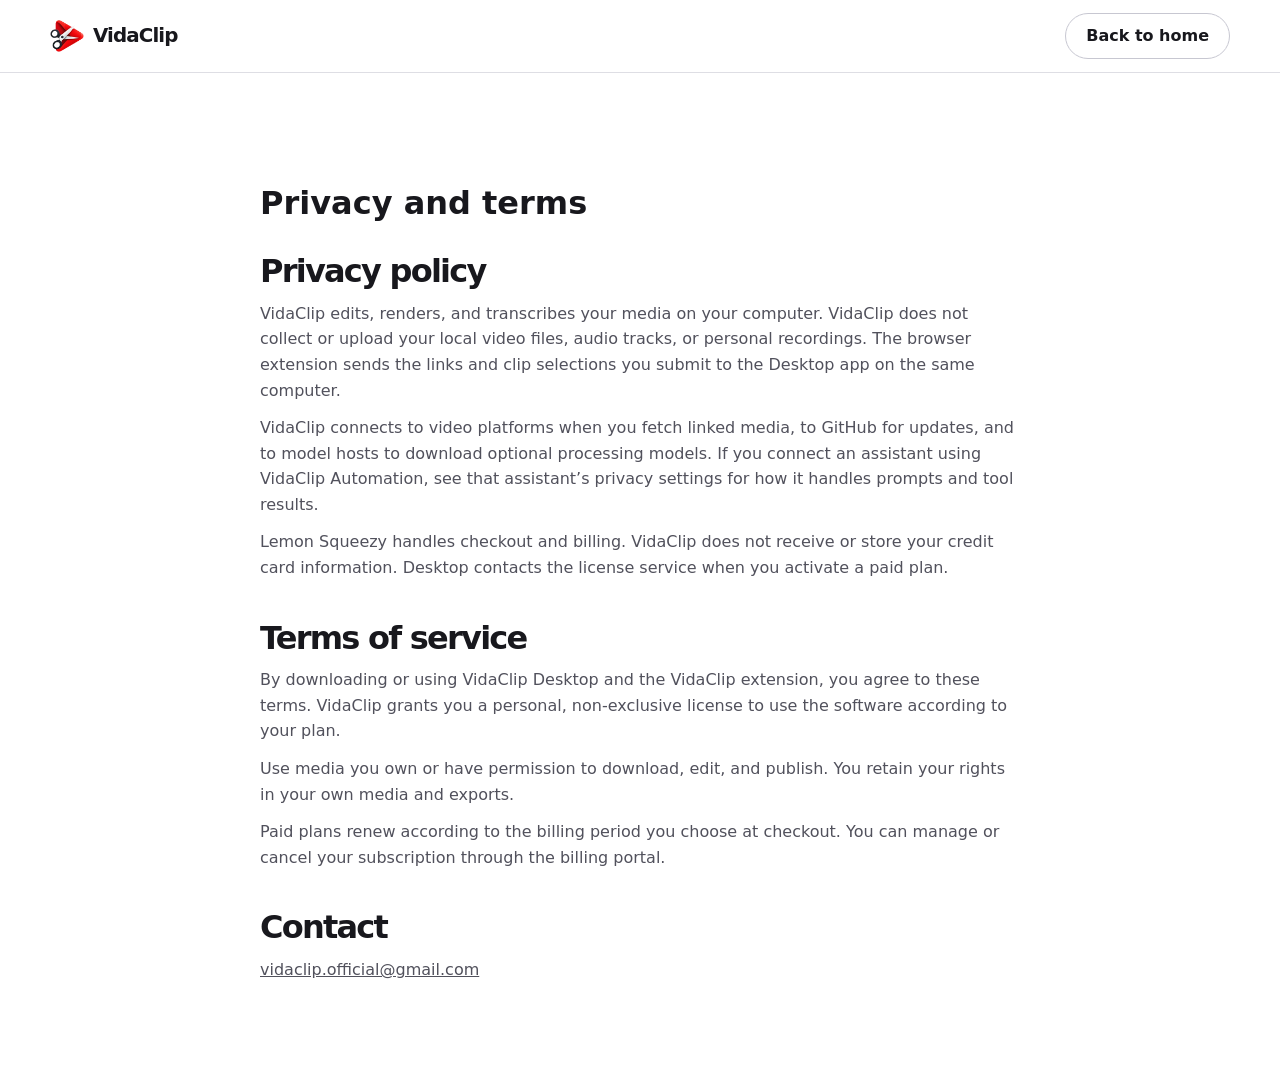
<file: legal.html>
<!doctype html>
<html lang="en">
<head>
  <meta charset="utf-8">
  <meta name="viewport" content="width=device-width, initial-scale=1">
  <meta name="description" content="Privacy and terms for VidaClip Desktop and the VidaClip browser extension.">
  <title>Privacy and terms — VidaClip</title>
  <link rel="icon" href="favicon.ico">
  <link rel="stylesheet" href="site.css">
</head>
<body>
  <header class="site-header"><div class="nav shell"><a class="brand" href="index.html"><img src="assets/mark.webp" width="34" height="34" alt="">VidaClip</a><a class="button secondary" href="index.html">Back to home</a></div></header>
  <main class="section shell legal">
    <h1>Privacy and terms</h1>
    <section id="privacy">
      <h2>Privacy policy</h2>
      <p>VidaClip edits, renders, and transcribes your media on your computer. VidaClip does not collect or upload your local video files, audio tracks, or personal recordings. The browser extension sends the links and clip selections you submit to the Desktop app on the same computer.</p>
      <p>VidaClip connects to video platforms when you fetch linked media, to GitHub for updates, and to model hosts to download optional processing models. If you connect an assistant using VidaClip Automation, see that assistant’s privacy settings for how it handles prompts and tool results.</p>
      <p>Lemon Squeezy handles checkout and billing. VidaClip does not receive or store your credit card information. Desktop contacts the license service when you activate a paid plan.</p>
    </section>
    <section id="terms">
      <h2>Terms of service</h2>
      <p>By downloading or using VidaClip Desktop and the VidaClip extension, you agree to these terms. VidaClip grants you a personal, non-exclusive license to use the software according to your plan.</p>
      <p>Use media you own or have permission to download, edit, and publish. You retain your rights in your own media and exports.</p>
      <p>Paid plans renew according to the billing period you choose at checkout. You can manage or cancel your subscription through the billing portal.</p>
    </section>
    <section><h2>Contact</h2><p><a href="mailto:vidaclip.official@gmail.com">vidaclip.official@gmail.com</a></p></section>
  </main>
</body>
</html>
</file>
<file: site.css>
:root {
  color-scheme: light;
  --base: #fff;
  --surface: #f5f5f7;
  --line: #dedee4;
  --ink: #18181d;
  --muted: #51515c;
  --accent: #b9193d;
  --accent-soft: #fcecf0;
  --head: Manrope, system-ui, sans-serif;
  --body: "DM Sans", system-ui, sans-serif;
}
*, *::before, *::after { box-sizing: border-box; }
html { scroll-padding-top: 85px; }
body { margin: 0; background: var(--base); color: var(--ink); font: 400 16px/1.6 var(--body); }
a { color: inherit; }
button { font: inherit; }
img { max-width: 100%; }
h1, h2, h3, p, figure { margin: 0; }
h1, h2, h3 { font-family: var(--head); }
h2 { font-weight: 800; font-size: clamp(2.1rem, 5.1vw, 3.9rem); line-height: 1.08; letter-spacing: -.055em; }
h3 { font-weight: 800; line-height: 1.3; letter-spacing: -.03em; }
:focus-visible { outline: 2px solid var(--accent); outline-offset: 4px; }
.skip { position: fixed; inset: 12px auto auto 12px; background: var(--ink); color: var(--base); padding: 8px 14px; z-index: 5; transform: translateY(-150%); }
.skip:focus { transform: none; }
.shell { width: min(1180px, calc(100% - 80px)); margin-inline: auto; }
.site-header { position: sticky; top: 0; z-index: 3; background: rgb(255 255 255 / 94%); border-bottom: 1px solid var(--line); backdrop-filter: blur(12px); }
.nav { display: flex; justify-content: space-between; align-items: center; gap: 24px; min-height: 72px; }
.brand { display: inline-flex; align-items: center; gap: 9px; text-decoration: none; font: 800 1.24rem/1 var(--head); letter-spacing: -.045em; white-space: nowrap; }
.brand img { display: block; object-fit: contain; }
.nav nav, .footer-row nav { display: flex; align-items: center; flex-wrap: wrap; gap: 26px; }
.nav nav a, .footer-row nav a { color: var(--muted); text-decoration: none; font-size: .92rem; font-weight: 600; }
.nav nav a:hover, .footer-row nav a:hover { color: var(--ink); }
.button { min-height: 46px; display: inline-flex; justify-content: center; align-items: center; padding: 10px 20px; border: 1px solid transparent; border-radius: 100px; font-weight: 750; text-decoration: none; transition: background-color .18s, border-color .18s; text-align: center; line-height: 1.3; }
.nav-download { min-height: 39px; padding: 7px 14px; font-size: .9rem; }
.primary { background: var(--accent); color: white; }
.primary:hover { background: #9e1130; }
.secondary { background: white; border-color: #c7c7d1; color: var(--ink); }
.secondary:hover { background: var(--surface); border-color: #91919c; }
.actions { display: flex; align-items: center; justify-content: center; flex-wrap: wrap; gap: 12px; }

.hero { display: grid; grid-template-columns: minmax(0,1fr); justify-items: center; text-align: center; gap: clamp(25px, 4vw, 48px); padding-block: clamp(38px, 5.3vw, 74px) 30px; }
.hero-label { color: var(--accent); font-weight: 800; font-size: .95rem; }
.eyebrow > span:first-child { display: inline-block; width: 7px; height: 7px; border-radius: 50%; background: var(--accent); flex: none; }
.hero h1 { max-width: 890px; font-size: clamp(3rem, 7vw, 6rem); font-weight: 800; line-height: .99; letter-spacing: -.057em; margin: 12px auto 15px; text-wrap: balance; }
.hero h1 em { font-style: normal; color: var(--accent); }
.hero-intro, .section-intro { color: var(--muted); font-size: clamp(1rem, 2vw, 1.18rem); line-height: 1.58; max-width: 620px; }
.hero-intro { max-width: 570px; margin: 0 auto 18px; text-wrap: balance; }
.hero-downloads { display: grid; justify-items: center; gap: 9px; }
.hero-downloads .actions { gap: 9px; }
.extension-downloads { display: grid; justify-items: center; gap: 10px; }
.hero-browser { margin-top: 13px; display: flex; justify-content: center; align-items: center; flex-wrap: wrap; gap: 7px 15px; font-size: .9rem; color: var(--muted); }
.hero-browser a { color: var(--ink); text-underline-offset: 4px; }
.hero-browser a:hover { color: var(--accent); }
.hero .download-benefit { margin-top: 9px; }
.workflow-demo { width: min(100%, 845px); min-width: 0; overflow: hidden; padding: 12px; border: 1px solid var(--line); border-radius: 18px; text-align: left; background: white; box-shadow: 0 16px 54px #22243616; }
.workflow-head { display: flex; justify-content: space-between; align-items: center; gap: 8px; min-height: 34px; padding: 0 4px 8px; font-size: .9rem; font-weight: 700; }
.workflow-head span { display: inline-flex; gap: 7px; align-items: center; }
.workflow-toggle { min-height: 36px; padding: 3px 10px; background: var(--surface); color: var(--muted); border: 1px solid var(--line); border-radius: 30px; cursor: pointer; font-size: .85rem; }
.workflow-topics { display: grid; grid-template-columns: repeat(6,minmax(0,1fr)); gap: 5px; margin-bottom: 9px; }
.workflow-topics[hidden] { display: none; }
.workflow-topics button { min-height: 38px; padding: 4px; border: 1px solid transparent; border-radius: 7px; background: var(--surface); color: var(--muted); font-size: .82rem; font-weight: 700; cursor: pointer; }
.workflow-topics button:hover { border-color: #c8c8d1; color: var(--ink); }
.workflow-topics button[aria-pressed="true"] { border-color: #d49aa9; background: var(--accent-soft); color: #921631; }
.workflow-stage { position: relative; overflow: hidden; isolation: isolate; height: clamp(238px, 31vw, 400px); background: radial-gradient(ellipse at 55% 25%, #edf1f7, #dce3ed 75%); border: 1px solid #d9dce5; border-radius: 9px; }
.workflow-auto-scene { position: absolute; inset: 0; }
.workflow-demo:not([data-topic="autoClip"]) .workflow-auto-scene { display: none; }
.workflow-shot-link { position: absolute; inset: 0; cursor: zoom-in; }
.workflow-shot-link[hidden] { display: none; }
.workflow-shot { display: block; width: 100%; height: 100%; padding: 12px; object-fit: contain; }
@media (max-width: 620px) {
  .workflow-topics { grid-template-columns: repeat(3,minmax(0,1fr)); }
  .workflow-shot { padding: 7px; }
}
.workflow-frame { position: absolute; inset: 0; overflow: hidden; border-radius: 8px; transition: inset .60s cubic-bezier(.21,.8,.3,1), border-radius .4s; }
.workflow-frame img { width: 100%; height: 100%; object-fit: cover; display: block; object-position: 38% 51%; filter: saturate(.89); }
.workflow-frame::after { content: ""; position: absolute; inset: 40% 0 0; background: linear-gradient(transparent,#101018bd); pointer-events: none; }
.workflow-frame-tag, .workflow-caption { position: absolute; z-index: 2; opacity: 0; transition: opacity .28s; }
.workflow-frame-tag { top: 8px; inset-inline: 8px auto; border-radius: 4px; padding: 3px 6px; background: #19161ce8; color: #ffe2dc; font-size: .68rem; }
.workflow-caption { bottom: 12%; width: 100%; padding-inline: 5px; text-align: center; color: white; font: 800 clamp(.85rem, 1.5vw, 1.16rem) var(--head); text-shadow: 0 2px 5px #000, 0 1px 2px #000; }
.workflow-link { position: absolute; z-index: 3; bottom: 13px; inset-inline: 12px; display: grid; gap: 2px; padding: 9px 11px; border-radius: 7px; border: 1px solid #9d757d; background: #221a23e8; box-shadow: 0 5px 16px #0d090ccc; transition: transform .36s, opacity .3s; }
.workflow-link span { font-size: .72rem; color: #ffc5c4; }
.workflow-link strong { font-size: .87rem; color: white; }
.workflow-clips { position: absolute; top: 18%; left: 8%; width: 37%; display: grid; gap: 8px; opacity: 0; transform: translateY(10px); transition: transform .32s, opacity .26s; }
.workflow-clips span { padding: 7px; display: flex; justify-content: space-between; flex-wrap: wrap; gap: 1px 5px; font-size: .82rem; border: 1px solid #c9cbd4; border-radius: 6px; background: white; box-shadow: 0 3px 10px #24253519; }
.workflow-clips b { color: var(--accent); }
.workflow-timeline { position: absolute; inset: auto 9px 9px; padding: 5px 7px; display: grid; gap: 4px; border: 1px solid #c9cbd4; border-radius: 6px; background: #fffc; opacity: 0; transform: translateY(10px); transition: transform .32s, opacity .28s; }
.workflow-timeline span { display: grid; grid-template-columns: 56px 1fr; align-items: center; gap: 6px; color: #444452; font-size: .72rem; }
.workflow-timeline i { height: 10px; border-radius: 3px; background: linear-gradient(90deg, #a45087 22%, transparent 22% 24%, #a45087 24% 61%, transparent 61% 64%, #a45087 64% 86%, transparent 86%); }
.workflow-timeline span:nth-child(2) i { background: linear-gradient(90deg, #ae7852 43%, transparent 43% 45%, #ae7852 45% 88%, transparent 88%); }
.workflow-timeline span:nth-child(3) i { width: 86%; background: repeating-linear-gradient(90deg, #43888b 0 3px, #326472 3px 5px); }
[data-step="clip"] .workflow-frame { inset: 5% 7% 5% 48%; }
[data-step="studio"] .workflow-frame { inset: 3% 30% 35% 33%; }
[data-step="clip"] .workflow-frame-tag, [data-step="clip"] .workflow-caption, [data-step="studio"] .workflow-caption { opacity: 1; }
[data-step="clip"] .workflow-clips, [data-step="studio"] .workflow-timeline { opacity: 1; transform: none; }
[data-step]:not([data-step="link"]) .workflow-link { opacity: 0; transform: translateY(15px); }
.workflow-detail { min-height: 76px; padding: 11px 4px 9px; line-height: 1.35; }
.workflow-detail strong { color: var(--ink); }
.workflow-detail p { color: var(--muted); font-size: .87rem; margin-top: 3px; }
.workflow-choices { display: grid; grid-template-columns: repeat(3,minmax(0,1fr)); gap: 4px; }
.workflow-choices[hidden] { display: none; }
.workflow-choices button { padding: 6px 2px; min-height: 42px; border: 1px solid var(--line); border-radius: 7px; background: white; color: var(--ink); cursor: pointer; font-size: .82rem; font-weight: 700; }
.workflow-choices button[aria-pressed="true"] { color: #921631; background: var(--accent-soft); border-color: #d49aa9; }
.workflow-choices button:hover:not([aria-pressed="true"]) { background: var(--surface); }
figcaption, .section-note { color: var(--muted); margin: 11px 0 0; font-size: .875rem; }

.section { padding-block: clamp(59px, 9vw, 105px); }
.eyebrow { color: var(--accent); display: flex; gap: 8px; align-items: center; font-size: .86rem; font-weight: 800; margin-bottom: 12px; }
.section-intro { margin-top: 16px; }
.update-stack p { color: var(--muted); margin-top: 4px; }
.feature-image { min-width: 0; }
.feature-image a { display: block; border: 1px solid var(--line); border-radius: 13px; overflow: hidden; background: #ececf0; }
.feature-image img { display: block; width: 100%; height: auto; }
.studio-section, .pricing-section { background: var(--surface); border-block: 1px solid var(--line); }
.studio-section { padding-block: clamp(36px, 5.2vw, 76px); }
.tour-choices { display: flex; gap: 8px; flex-wrap: wrap; margin-block: 24px 12px; }
.tour-button, .billing button { cursor: pointer; border: 1px solid #d1d1da; background: white; color: var(--muted); border-radius: 7px; padding: 8px 13px; min-height: 40px; font-weight: 700; }
.tour-button:hover, .billing button:hover { color: var(--ink); border-color: #a2a2b0; }
.tour-button[aria-pressed="true"], .billing button[aria-pressed="true"] { background: var(--accent-soft); color: #921631; border-color: #d49aa9; }
.tour-image img { aspect-ratio: 16 / 9; max-height: min(61vh, 560px); object-fit: contain; }
.updates-head { display: flex; align-items: end; justify-content: space-between; flex-wrap: wrap; gap: 12px; margin-bottom: 24px; }
.text-link { color: var(--accent); text-underline-offset: 4px; font-weight: 700; }
.update-stack article { display: grid; grid-template-columns: minmax(140px, 24%) 1fr; gap: 18px; padding-block: 20px; border-top: 1px solid var(--line); }
.update-stack article:last-child { border-bottom: 1px solid var(--line); }
.update-label { display: grid; align-content: start; font-size: .88rem; color: var(--muted); }
.update-label strong { color: var(--accent); font-size: 1rem; }
.billing { display: inline-flex; gap: 4px; padding: 4px; border: 1px solid var(--line); border-radius: 10px; margin-block: 25px 16px; }
.billing button { min-width: 96px; border-color: transparent; background: none; }
.plans { display: grid; grid-template-columns: repeat(4, minmax(0, 1fr)); gap: 12px; }
.plan { display: flex; flex-direction: column; padding: 20px; background: white; border: 1px solid var(--line); border-radius: 12px; }
.plan.pro { border-color: #c75d76; background: #fff7f8; }
.plan h3 { font-size: 1.18rem; }
.price { color: var(--ink); border-bottom: 1px solid var(--line); padding-bottom: 13px; margin-top: 5px; font: 800 2rem/1.3 var(--head); letter-spacing: -.06em; white-space: nowrap; }
.price span:not(.price-amount) { color: var(--muted); font: 500 .87rem/1.2 var(--body); letter-spacing: 0; }
.plan ul { list-style: none; margin: 15px 0 20px; padding: 0; display: grid; gap: 8px; }
.plan li { position: relative; padding-left: 14px; color: var(--muted); font-size: .93rem; line-height: 1.4; }
.plan li::before { content: ""; display: block; width: 5px; height: 5px; border-radius: 50%; background: var(--accent); position: absolute; top: .52em; left: 0; }
.plan .button { margin-top: auto; font-size: .9rem; }
.faq-section { display: grid; grid-template-columns: .65fr 1fr; align-items: start; gap: 25px; }
.faq-list details { border-top: 1px solid var(--line); padding-block: 11px; }
.faq-list details:last-child { border-bottom: 1px solid var(--line); }
.faq-list p { color: var(--muted); padding: 6px 26px 10px 0; }
.faq-list summary { cursor: pointer; font-weight: 700; min-height: 33px; list-style: none; display: flex; align-items: center; justify-content: space-between; gap: 12px; }
.faq-list summary::-webkit-details-marker { display: none; }
.faq-list summary::after { content: "+"; color: var(--accent); font-size: 1.35rem; font-weight: 500; }
.faq-list details[open] summary::after { content: "−"; }

.download-section { padding-bottom: 76px; }
.download-card { text-align: center; background: var(--surface); border: 1px solid var(--line); border-radius: 15px; padding: clamp(24px, 7vw, 68px) 18px; }
.download-card .eyebrow { justify-content: center; }
.download-card > p:not(.eyebrow) { color: var(--muted); margin: 14px 0 20px; }
footer { border-top: 1px solid var(--line); }
.footer-row { display: flex; justify-content: space-between; align-items: center; gap: 25px; padding-block: 25px; }
.footer-row p { margin-top: 6px; font-size: .89rem; color: var(--muted); }
.legal { max-width: 760px; }
.legal section + section { margin-top: 40px; }
.legal h1 { margin-bottom: 25px; }
.legal h2 { font-size: 2rem; }
.legal p { color: var(--muted); margin-top: 12px; }

@media (max-width: 950px) {
  .plans { grid-template-columns: repeat(2, minmax(0, 1fr)); }
  .hero { gap: 22px; }
}
@media (max-width: 800px) {
  .hero { grid-template-columns: 1fr; justify-items: center; text-align: center; }
  .hero-intro { margin-inline: auto; }
  .hero-downloads, .hero-browser { justify-content: center; }
  .workflow-demo { width: min(100%, 710px); }
}
@media (max-width: 710px) {
  .shell { width: calc(100% - 36px); }
  .nav { flex-wrap: wrap; row-gap: 8px; padding-block: 9px; }
  .nav nav { order: 3; width: 100%; justify-content: space-between; gap: 12px; }
  html { scroll-padding-top: 112px; }
  .hero { padding-top: 51px; }
  .hero h1 { font-size: clamp(2.57rem, 10.1vw, 4.8rem); }
  .faq-section { grid-template-columns: 1fr; }
  .footer-row { align-items: start; flex-direction: column; }
}
@media (max-width: 425px) {
  .actions { gap: 8px; }
  .actions .button { padding-inline: 12px; font-size: .88rem; }
  .plans { grid-template-columns: 1fr; }
  .update-stack article { grid-template-columns: 1fr; gap: 5px; }
}
@media (prefers-reduced-motion: reduce) {
  *, *::before, *::after { scroll-behavior: auto !important; transition: none !important; }
}

.gallery-section { margin-block: 18px 0; }
.gallery-section > summary { cursor: pointer; width: fit-content; color: var(--accent); font-weight: 750; padding-block: 8px; }
.gallery-group { margin-top: 30px; }
.gallery-group h3 { font-size: 1.35rem; }
.gallery-note { color: var(--muted); font-size: .9rem; margin-top: 3px; }
.gallery-grid { display: grid; grid-template-columns: repeat(auto-fit, minmax(min(100%, 238px), 1fr)); gap: 14px; margin-top: 12px; }
.gallery-card { display: block; overflow: hidden; background: white; border: 1px solid var(--line); border-radius: 10px; text-decoration: none; transition: border-color .18s; }
.gallery-card:hover, .gallery-card:focus-visible { border-color: #c75d76; }
.gallery-card img { display: block; width: 100%; height: auto; }
.gallery-card span { display: block; padding: 9px 12px; border-top: 1px solid var(--line); font-weight: 700; }
.gallery-dialog { width: fit-content; max-width: calc(100% - 20px); max-height: calc(100% - 20px); padding: 12px; border: 1px solid var(--line); border-radius: 12px; background: white; color: var(--ink); }
.gallery-dialog::backdrop { background: #22263382; backdrop-filter: blur(8px); }
.gallery-dialog img { display: block; width: min(1050px, calc(100vw - 46px), calc((100vh - 120px) * var(--photo-ratio, 1.6))); height: auto; border-radius: 5px; }
.gallery-dialog-nav[hidden] { display: none; }
html:has(.gallery-dialog[open]) { overflow: hidden; }
@media (prefers-reduced-motion: no-preference) {
  .gallery-dialog[open] { animation: screenshot-in 190ms ease-out both; }
  .gallery-dialog[open]::backdrop { animation: backdrop-in 190ms ease-out both; }
  .gallery-dialog.is-closing { animation: screenshot-out 150ms ease-in both; }
  .gallery-dialog.is-closing::backdrop { animation: backdrop-in 150ms ease-in reverse both; }
}
@keyframes screenshot-in { from { opacity: .1; transform: scale(.91); } to { opacity: 1; transform: scale(1); } }
@keyframes screenshot-out { from { opacity: 1; transform: scale(1); } to { opacity: 0; transform: scale(.91); } }
@keyframes backdrop-in { from { opacity: 0; } to { opacity: 1; } }
.feature-image a, .gallery-card { cursor: zoom-in; }
.gallery-dialog-head, .gallery-dialog-nav { display: flex; align-items: center; justify-content: space-between; gap: 8px; }
.gallery-dialog-head { margin-bottom: 9px; }
.gallery-dialog-nav { margin-top: 9px; }
.gallery-dialog button { color: var(--ink); background: var(--surface); border: 1px solid #c7c7d1; border-radius: 6px; padding: 6px 10px; cursor: pointer; }
.gallery-dialog button:hover { background: #e7e7ed; }
.gallery-dialog button:disabled { opacity: .48; cursor: default; }
@media (max-width: 560px) { .gallery-grid { grid-template-columns: repeat(2,minmax(0,1fr)); gap: 8px; } .gallery-card span { padding: 7px 8px; font-size: .83rem; } }

.download-benefit { color: var(--muted); font-size: .9rem; font-weight: 700; }
.feature-list { margin-top: 24px; }
.feature-list details { border-top: 1px solid var(--line); }
.feature-list details:last-child { border-bottom: 1px solid var(--line); }
.feature-list summary { cursor: pointer; min-height: 56px; display: grid; grid-template-columns: minmax(190px, .85fr) 1fr 24px; align-items: center; gap: 12px; padding-block: 10px; list-style: none; }
.feature-list summary::-webkit-details-marker { display: none; }
.feature-list summary::after { content: "+"; justify-self: end; color: var(--accent); font-size: 1.25rem; }
.feature-list details[open] summary::after { content: "−"; }
.feature-list summary span, .feature-list details > p { color: var(--muted); }
.feature-list details > p { max-width: 68ch; padding: 2px 32px 18px 0; }
@media (max-width: 570px) {
  .feature-list summary { grid-template-columns: 1fr 20px; gap: 2px 9px; }
  .feature-list summary::after { grid-column: 2; grid-row: 1 / 3; }
}
.extension-downloads > .hero-browser { justify-content: center; margin-top: 4px; }
.footer-contact { padding-block: 19px 26px; border-top: 1px solid var(--line); }
.footer-contact p { color: var(--muted); margin: 4px 0; }
.footer-contact a { display: inline-block; overflow-wrap: anywhere; }


.nav nav a[aria-current="page"] { color: var(--ink); text-decoration: underline; text-underline-offset: 5px; }
.changelog-page { max-width: 930px; }
.changelog-page h1 { font-size: clamp(2.55rem, 7.5vw, 5.3rem); line-height: 1.05; letter-spacing: -.066em; }
.release-search { margin-top: 24px; }
.release-search label { display: block; font-weight: 700; margin-bottom: 5px; }
.release-search input { width: min(100%, 450px); padding: 10px 12px; border: 1px solid #c7c7d1; border-radius: 8px; background: white; color: var(--ink); font: inherit; }
.release-search p, .extension-history p, .extension-history li { color: var(--muted); margin: 7px 0 0; }
.release-jumps { display: flex; flex-wrap: wrap; gap: 7px; margin-top: 16px; }
.release-jumps[hidden] { display: none; }
.release-jumps .button { min-height: 37px; padding: 6px 11px; font-size: .85rem; }
.release-range, .extension-history { margin-top: 35px; }
.release-range h2, .extension-history h2 { margin-bottom: 12px; font-size: clamp(1.3rem, 4vw, 1.85rem); letter-spacing: -.03em; }
.release-entry { margin-bottom: 6px; border: 1px solid var(--line); border-radius: 9px; background: white; }
.release-entry[open] { border-color: #c75d76; }
.release-entry:target { border-color: var(--accent); }
.release-entry summary { list-style: none; display: grid; grid-template-columns: 76px 1fr auto 14px; align-items: center; gap: 10px; padding: 10px 12px; cursor: pointer; }
.release-entry summary::-webkit-details-marker { display: none; }
.release-entry summary::after { content: "+"; color: var(--accent); font-size: 1.2rem; grid-column: 4; }
.release-entry[open] summary::after { content: "−"; }
.release-version { color: var(--accent); font-weight: 800; }
.release-entry-title { font-weight: 700; line-height: 1.4; }
.release-product { color: var(--muted); font-size: .83rem; }
.release-entry-body { margin: 0 12px; padding: 10px 0 13px; border-top: 1px solid var(--line); }
.release-entry-body ul, .extension-history ul { margin: 0; padding-left: 21px; }
.release-entry-body li { color: var(--muted); margin-bottom: 4px; }
.release-entry-body li::marker { color: var(--accent); }
.release-entry-body a { display: inline-block; margin-top: 7px; }
@media (max-width: 575px) {
  .release-entry summary { grid-template-columns: 65px 1fr 16px; gap: 4px 7px; font-size: .91rem; }
  .release-entry summary::after { grid-column: 3; grid-row: 1 / 3; }
  .release-product { grid-column: 2; font-size: .78rem; }
}
</file>
